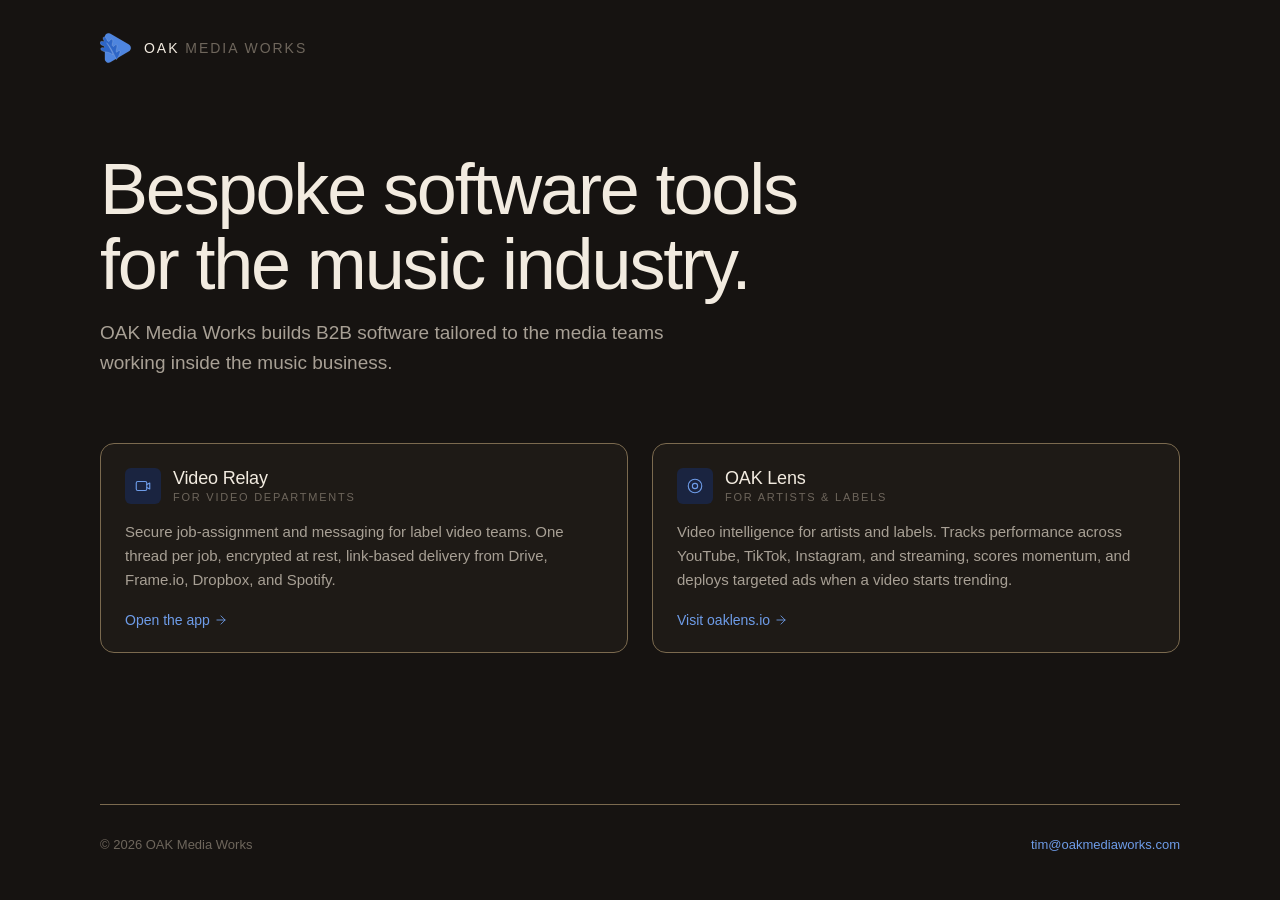
<file: index.html>
<!doctype html>
<html lang="en" data-theme="dark">
<head>
  <meta charset="utf-8">
  <meta name="viewport" content="width=device-width, initial-scale=1">
  <title>OAK Media Works</title>
  <meta name="description" content="OAK Media Works builds bespoke B2B software tools for the music industry.">

  <meta property="og:title" content="OAK Media Works">
  <meta property="og:description" content="Bespoke B2B software tools for the music industry.">
  <meta property="og:type" content="website">
  <meta property="og:url" content="https://oakmediaworks.com">
  <meta name="theme-color" content="#4E85DF">

  <link rel="icon" type="image/svg+xml" href="/oak-mark.svg">
  <link rel="icon" type="image/png" sizes="32x32" href="/favicon-32x32.png">
  <link rel="icon" type="image/png" sizes="16x16" href="/favicon-16x16.png">
  <link rel="shortcut icon" href="/favicon.ico">
  <link rel="apple-touch-icon" sizes="180x180" href="/apple-touch-icon.png">
  <link rel="manifest" href="/site.webmanifest">

  <link rel="stylesheet" href="/oak-tokens.css">

  <style>
    *, *::before, *::after { box-sizing: border-box; }
    html, body { margin: 0; padding: 0; }
    body { padding: 0 var(--space-xl); }
    a { color: inherit; text-decoration: none; }

    .wrap {
      max-width: 1080px;
      margin: 0 auto;
      padding: var(--space-2xl) 0 var(--space-3xl);
      display: flex;
      flex-direction: column;
      min-height: 100vh;
    }

    header {
      display: flex;
      align-items: center;
      gap: var(--space-md);
      margin-bottom: var(--space-4xl);
    }
    header img { width: 32px; height: 32px; display: block; }
    .wordmark {
      font-size: 14px;
      font-weight: 500;
      letter-spacing: 0.14em;
      text-transform: uppercase;
      color: var(--text-1);
    }
    .wordmark .dim { color: var(--text-3); font-weight: 400; }

    .hero { margin: var(--space-xl) 0 var(--space-4xl); }
    h1 {
      font-size: clamp(40px, 7vw, 72px);
      line-height: 1.04;
      letter-spacing: -0.03em;
      font-weight: 500;
      margin: 0 0 var(--space-lg);
      max-width: 18ch;
      color: var(--text-1);
    }
    .lede {
      font-size: clamp(16px, 1.6vw, 19px);
      line-height: 1.6;
      color: var(--text-2);
      max-width: 56ch;
      margin: 0;
    }

    .products {
      display: grid;
      grid-template-columns: 1fr;
      gap: var(--space-lg);
      margin-bottom: var(--space-4xl);
    }
    @media (min-width: 720px) {
      .products { grid-template-columns: 1fr 1fr; gap: var(--space-xl); }
    }

    .card {
      display: flex;
      flex-direction: column;
      gap: var(--space-lg);
      background: var(--bg-surface);
      border: 1px solid var(--rule);
      border-radius: var(--radius-lg);
      padding: var(--space-xl);
      transition: border-color var(--motion-fast) var(--ease-standard),
                  background var(--motion-fast) var(--ease-standard);
    }
    .card:hover { border-color: var(--rule-strong); background: var(--bg-hover); }

    .card-head {
      display: flex;
      align-items: center;
      gap: var(--space-md);
    }
    .card-icon {
      width: 36px; height: 36px;
      border-radius: var(--radius-sm);
      display: grid; place-items: center;
      background: var(--accent-soft);
      color: var(--accent-deep);
    }
    [data-theme="dark"] .card-icon,
    :root:not([data-theme="light"]) .card-icon { color: var(--accent); }
    @media (prefers-color-scheme: dark) {
      :root:not([data-theme="light"]) .card-icon { color: var(--accent); }
    }
    .card-icon svg { width: 18px; height: 18px; }
    .card-title {
      font-size: 18px;
      font-weight: 500;
      letter-spacing: -0.01em;
      color: var(--text-1);
    }
    .card-meta {
      font-size: 11px;
      letter-spacing: 0.16em;
      text-transform: uppercase;
      color: var(--text-3);
      margin-top: 2px;
    }
    .card p {
      margin: 0;
      color: var(--text-2);
      font-size: 15px;
      line-height: 1.6;
    }
    .card-cta {
      display: inline-flex;
      align-items: center;
      gap: var(--space-xs);
      margin-top: var(--space-xs);
      font-size: 14px;
      font-weight: 500;
      color: var(--accent-deep);
    }
    [data-theme="dark"] .card-cta,
    :root:not([data-theme="light"]) .card-cta { color: var(--accent); }
    @media (prefers-color-scheme: dark) {
      :root:not([data-theme="light"]) .card-cta { color: var(--accent); }
    }
    .card-cta svg { width: 14px; height: 14px; transition: transform var(--motion-fast) var(--ease-standard); }
    .card:hover .card-cta svg { transform: translateX(3px); }

    footer {
      margin-top: auto;
      padding-top: var(--space-2xl);
      border-top: 1px solid var(--rule);
      display: flex;
      flex-wrap: wrap;
      gap: var(--space-lg);
      justify-content: space-between;
      align-items: center;
      font-size: 13px;
      color: var(--text-3);
    }
    footer a { color: var(--accent-deep); }
    [data-theme="dark"] footer a,
    :root:not([data-theme="light"]) footer a { color: var(--accent); }
    @media (prefers-color-scheme: dark) {
      :root:not([data-theme="light"]) footer a { color: var(--accent); }
    }
    footer a:hover { color: var(--accent-hover); }
  </style>
</head>
<body>
  <div class="wrap">
    <header>
      <img src="/oak-mark.svg" alt="OAK Media Works mark" width="32" height="32">
      <div class="wordmark">OAK <span class="dim">Media Works</span></div>
    </header>

    <section class="hero">
      <h1>Bespoke software tools for the music industry.</h1>
      <p class="lede">
        OAK Media Works builds B2B software tailored to the media teams working inside the music business.
      </p>
    </section>

    <section class="products" aria-label="Products">
      <a class="card" href="https://videorelay.oakmediaworks.com" target="_blank" rel="noopener">
        <div class="card-head">
          <div class="card-icon" aria-hidden="true">
            <svg viewBox="0 0 24 24" fill="none" stroke="currentColor" stroke-width="1.5" stroke-linecap="round" stroke-linejoin="round">
              <rect x="3" y="6" width="14" height="12" rx="2"/>
              <path d="m17 10 4-2v8l-4-2"/>
            </svg>
          </div>
          <div>
            <div class="card-title">Video Relay</div>
            <div class="card-meta">For video departments</div>
          </div>
        </div>
        <p>
          Secure job-assignment and messaging for label video teams. One thread per job, encrypted at rest, link-based delivery from Drive, Frame.io, Dropbox, and Spotify.
        </p>
        <span class="card-cta">
          Open the app
          <svg viewBox="0 0 24 24" fill="none" stroke="currentColor" stroke-width="1.5" stroke-linecap="round" stroke-linejoin="round">
            <path d="M5 12h14"/><path d="m12 5 7 7-7 7"/>
          </svg>
        </span>
      </a>

      <a class="card" href="https://oaklens.io" target="_blank" rel="noopener">
        <div class="card-head">
          <div class="card-icon" aria-hidden="true">
            <svg viewBox="0 0 24 24" fill="none" stroke="currentColor" stroke-width="1.5" stroke-linecap="round" stroke-linejoin="round">
              <circle cx="12" cy="12" r="9"/>
              <circle cx="12" cy="12" r="3.5"/>
            </svg>
          </div>
          <div>
            <div class="card-title">OAK Lens</div>
            <div class="card-meta">For artists &amp; labels</div>
          </div>
        </div>
        <p>
          Video intelligence for artists and labels. Tracks performance across YouTube, TikTok, Instagram, and streaming, scores momentum, and deploys targeted ads when a video starts trending.
        </p>
        <span class="card-cta">
          Visit oaklens.io
          <svg viewBox="0 0 24 24" fill="none" stroke="currentColor" stroke-width="1.5" stroke-linecap="round" stroke-linejoin="round">
            <path d="M5 12h14"/><path d="m12 5 7 7-7 7"/>
          </svg>
        </span>
      </a>
    </section>

    <footer>
      <div>&copy; <span id="y"></span> OAK Media Works</div>
      <div><a href="mailto:tim@oakmediaworks.com">tim@oakmediaworks.com</a></div>
    </footer>
  </div>
  <script>document.getElementById("y").textContent = new Date().getFullYear();</script>
</body>
</html>
</file>
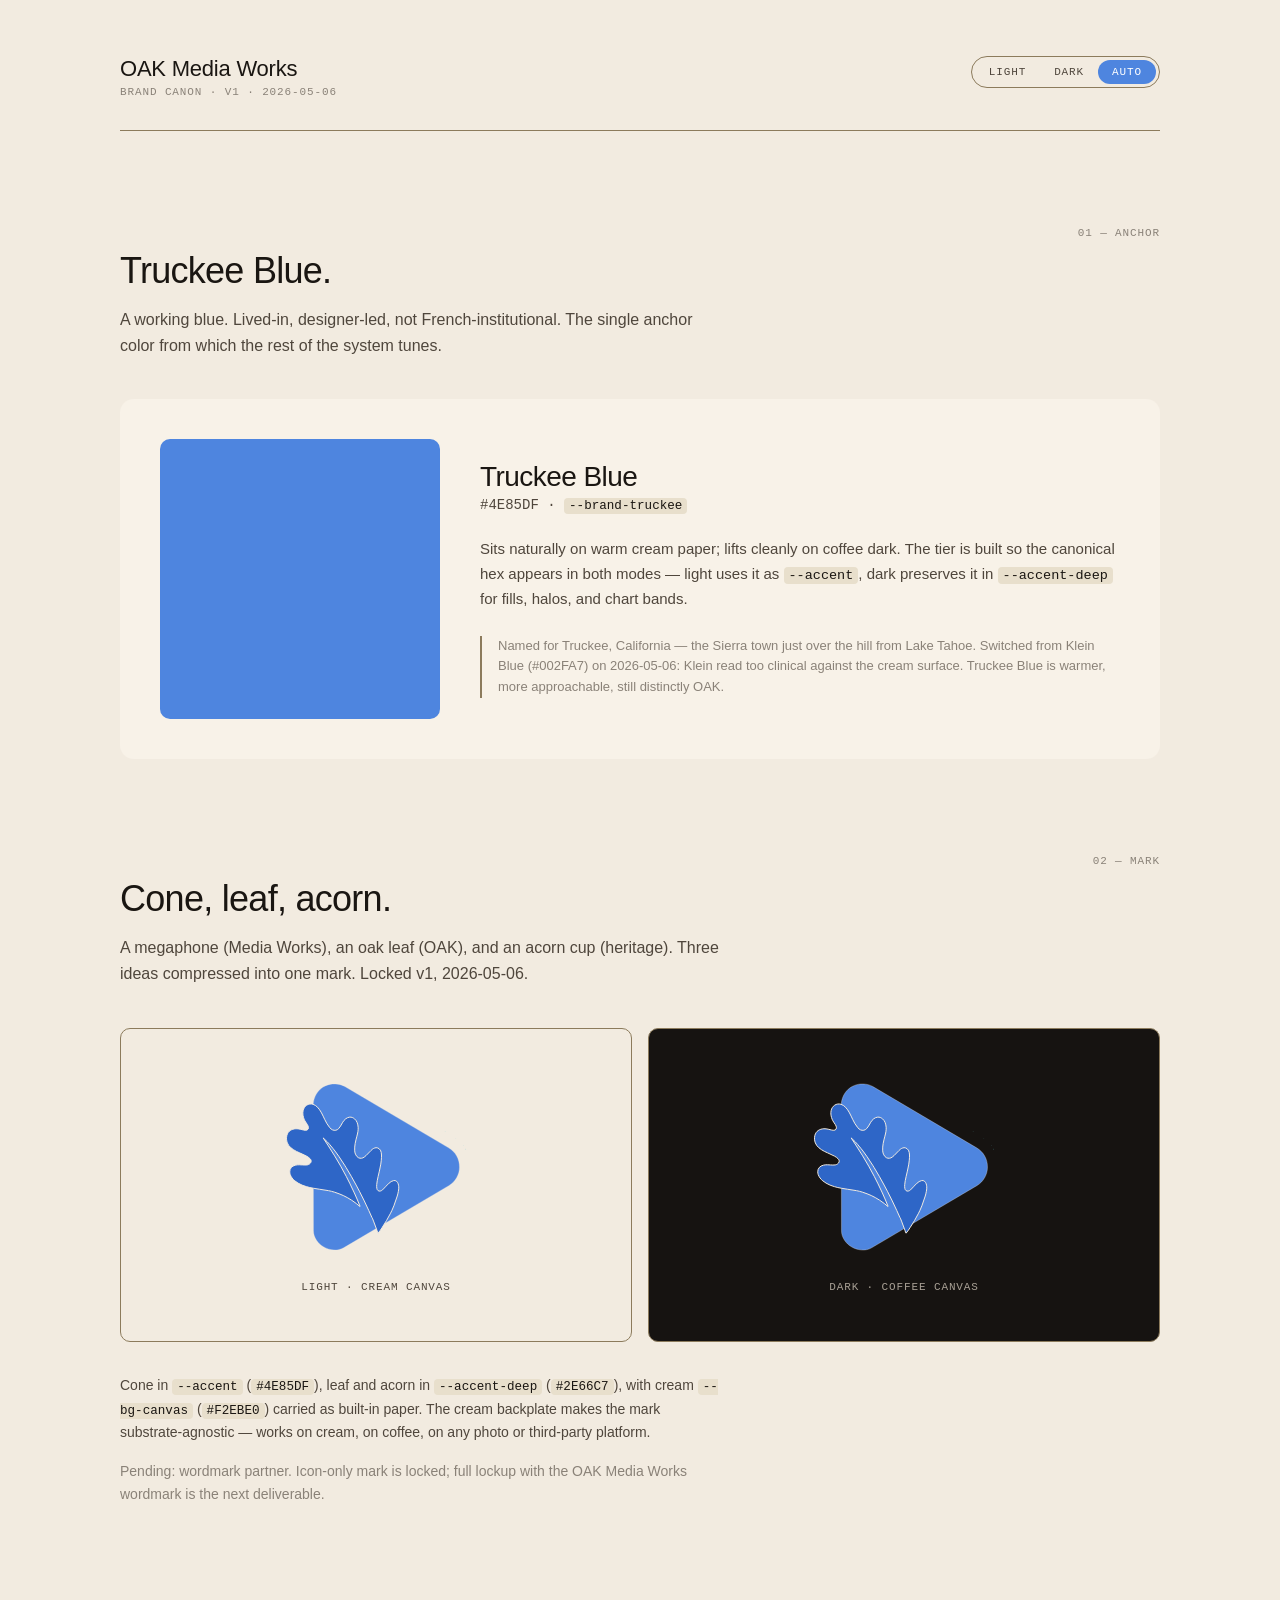
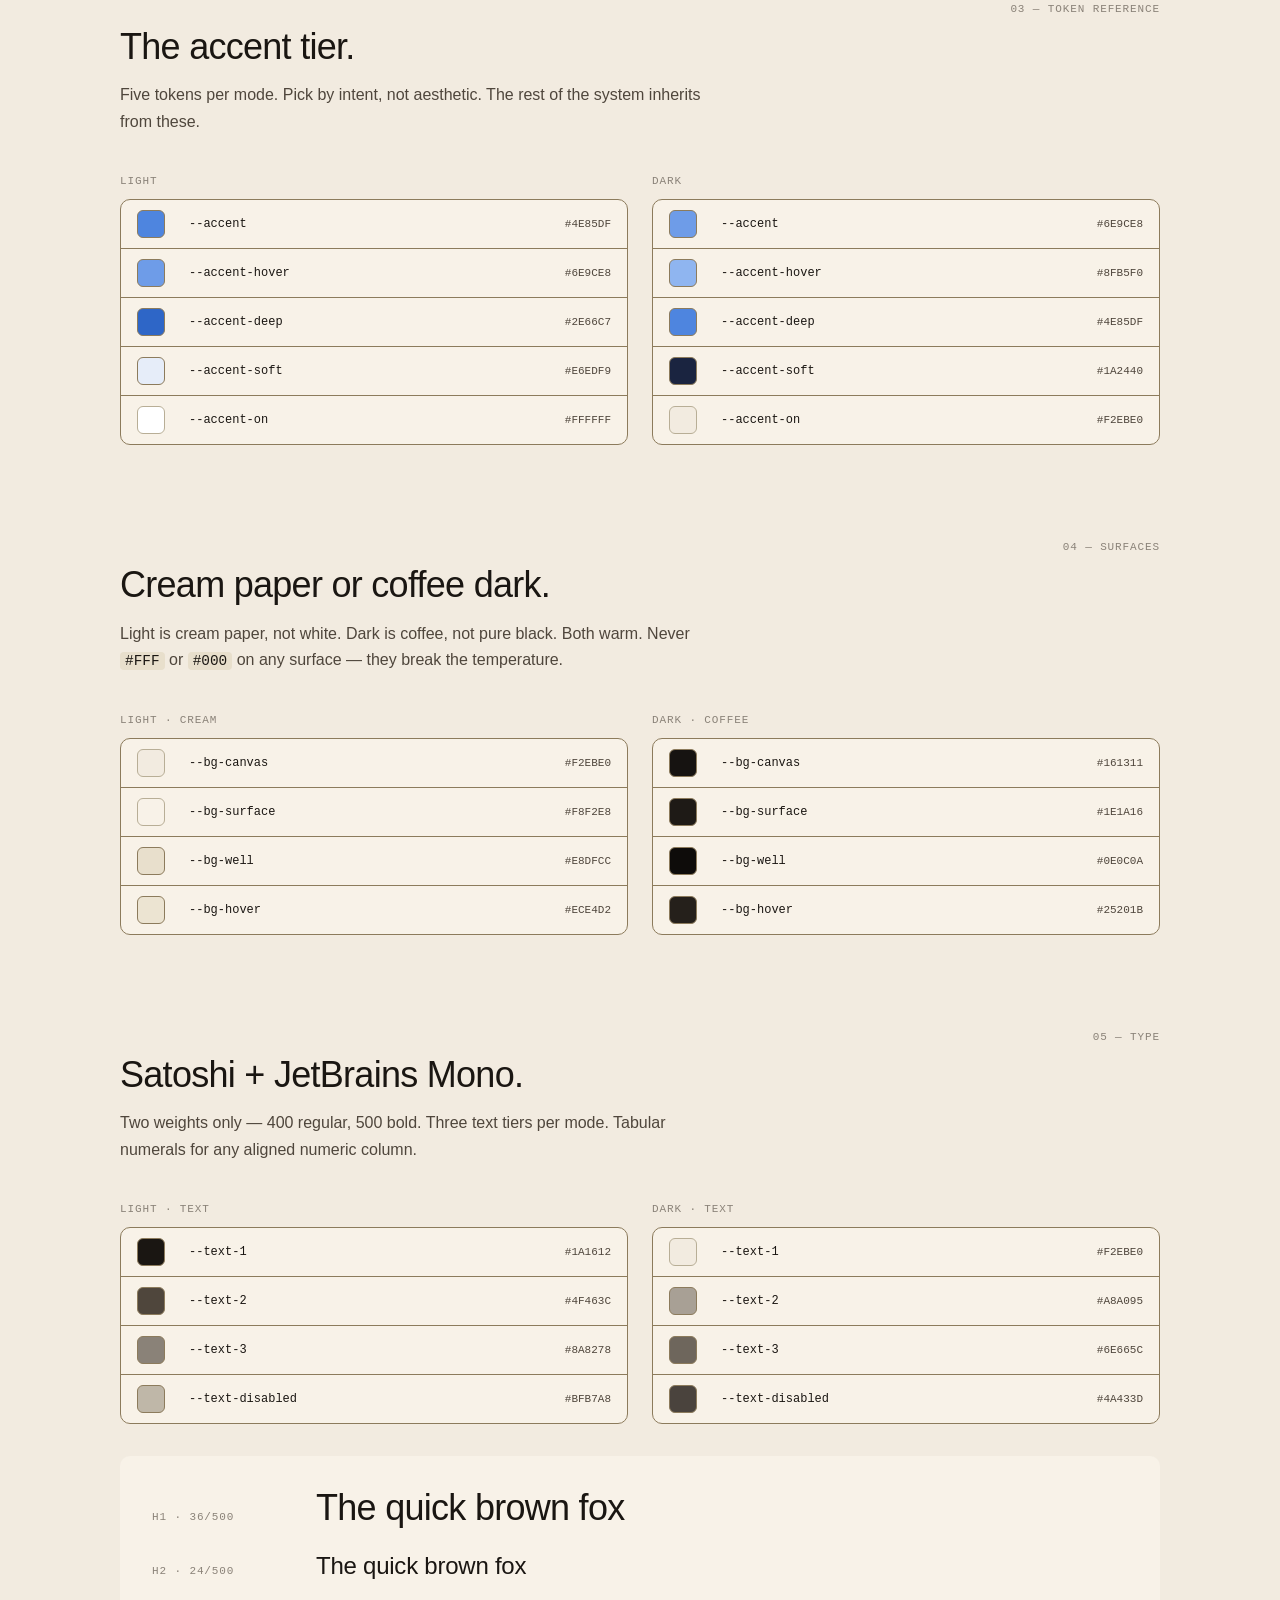
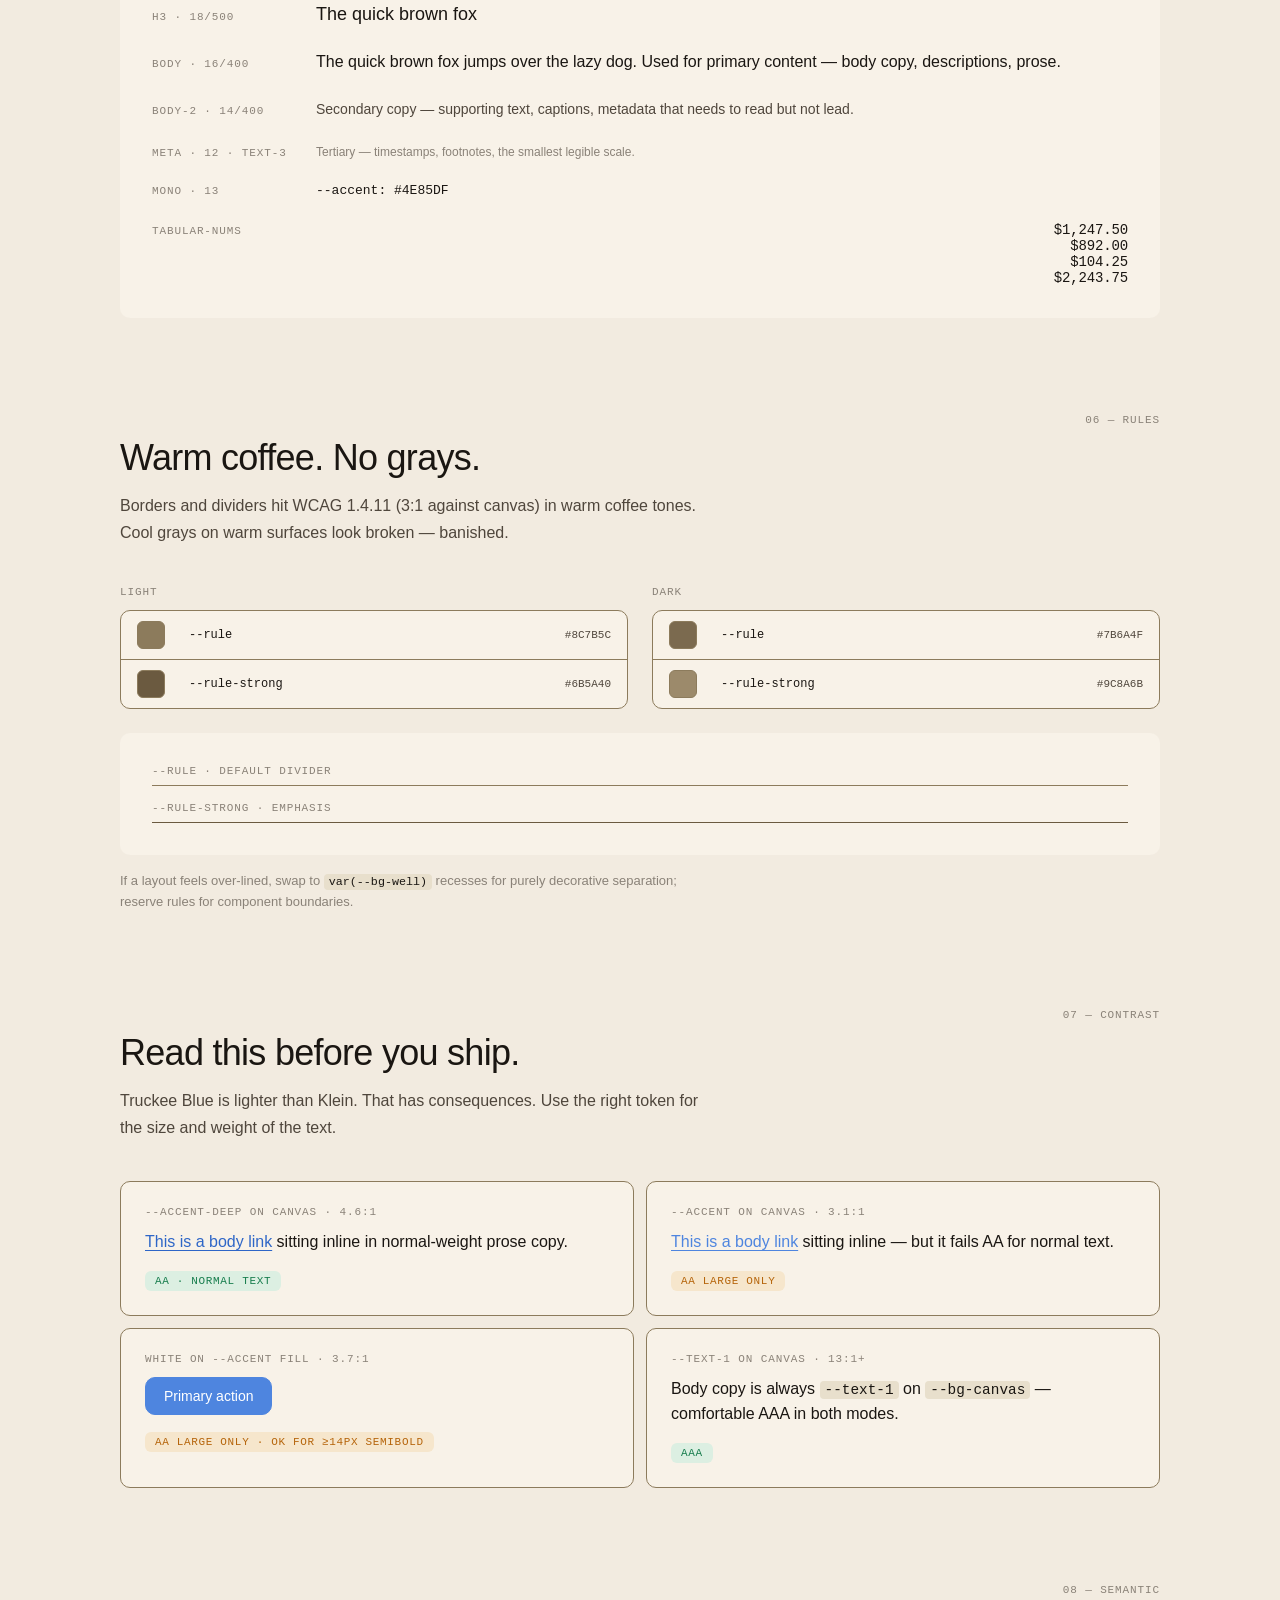
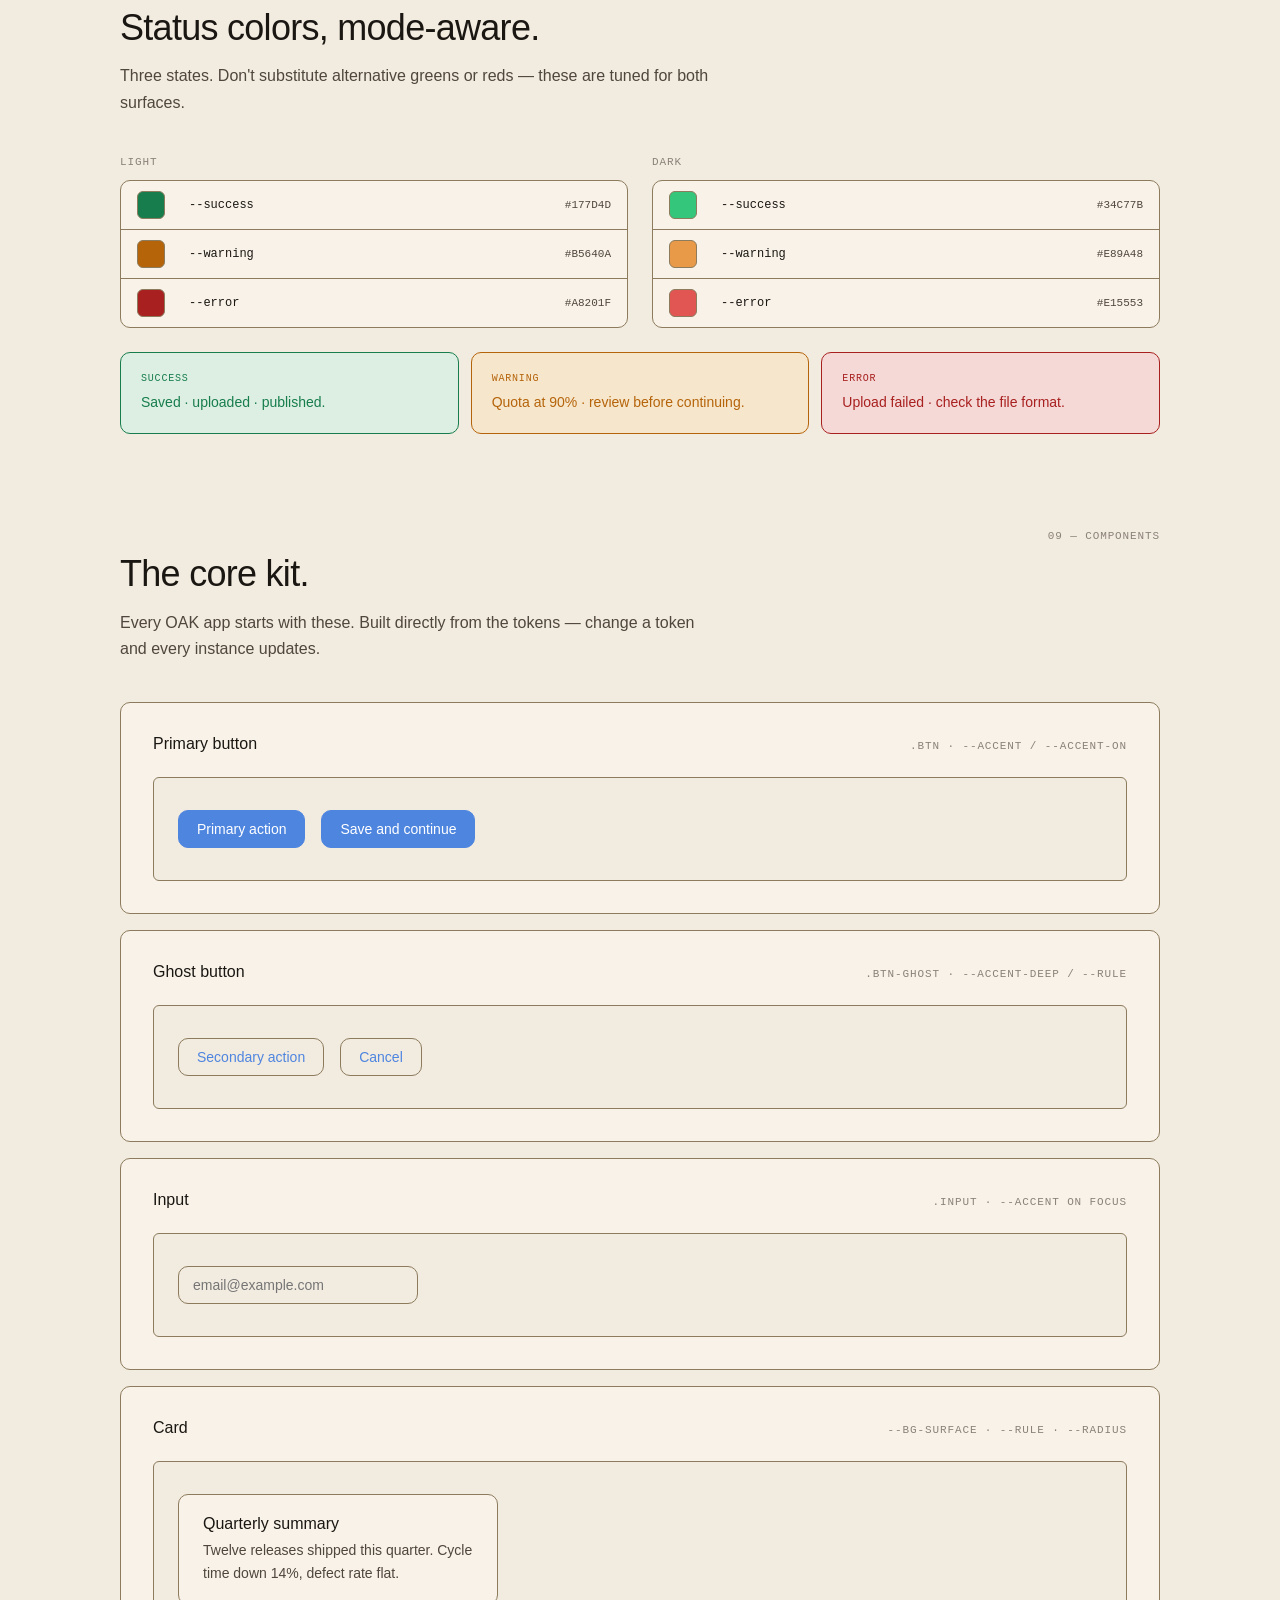
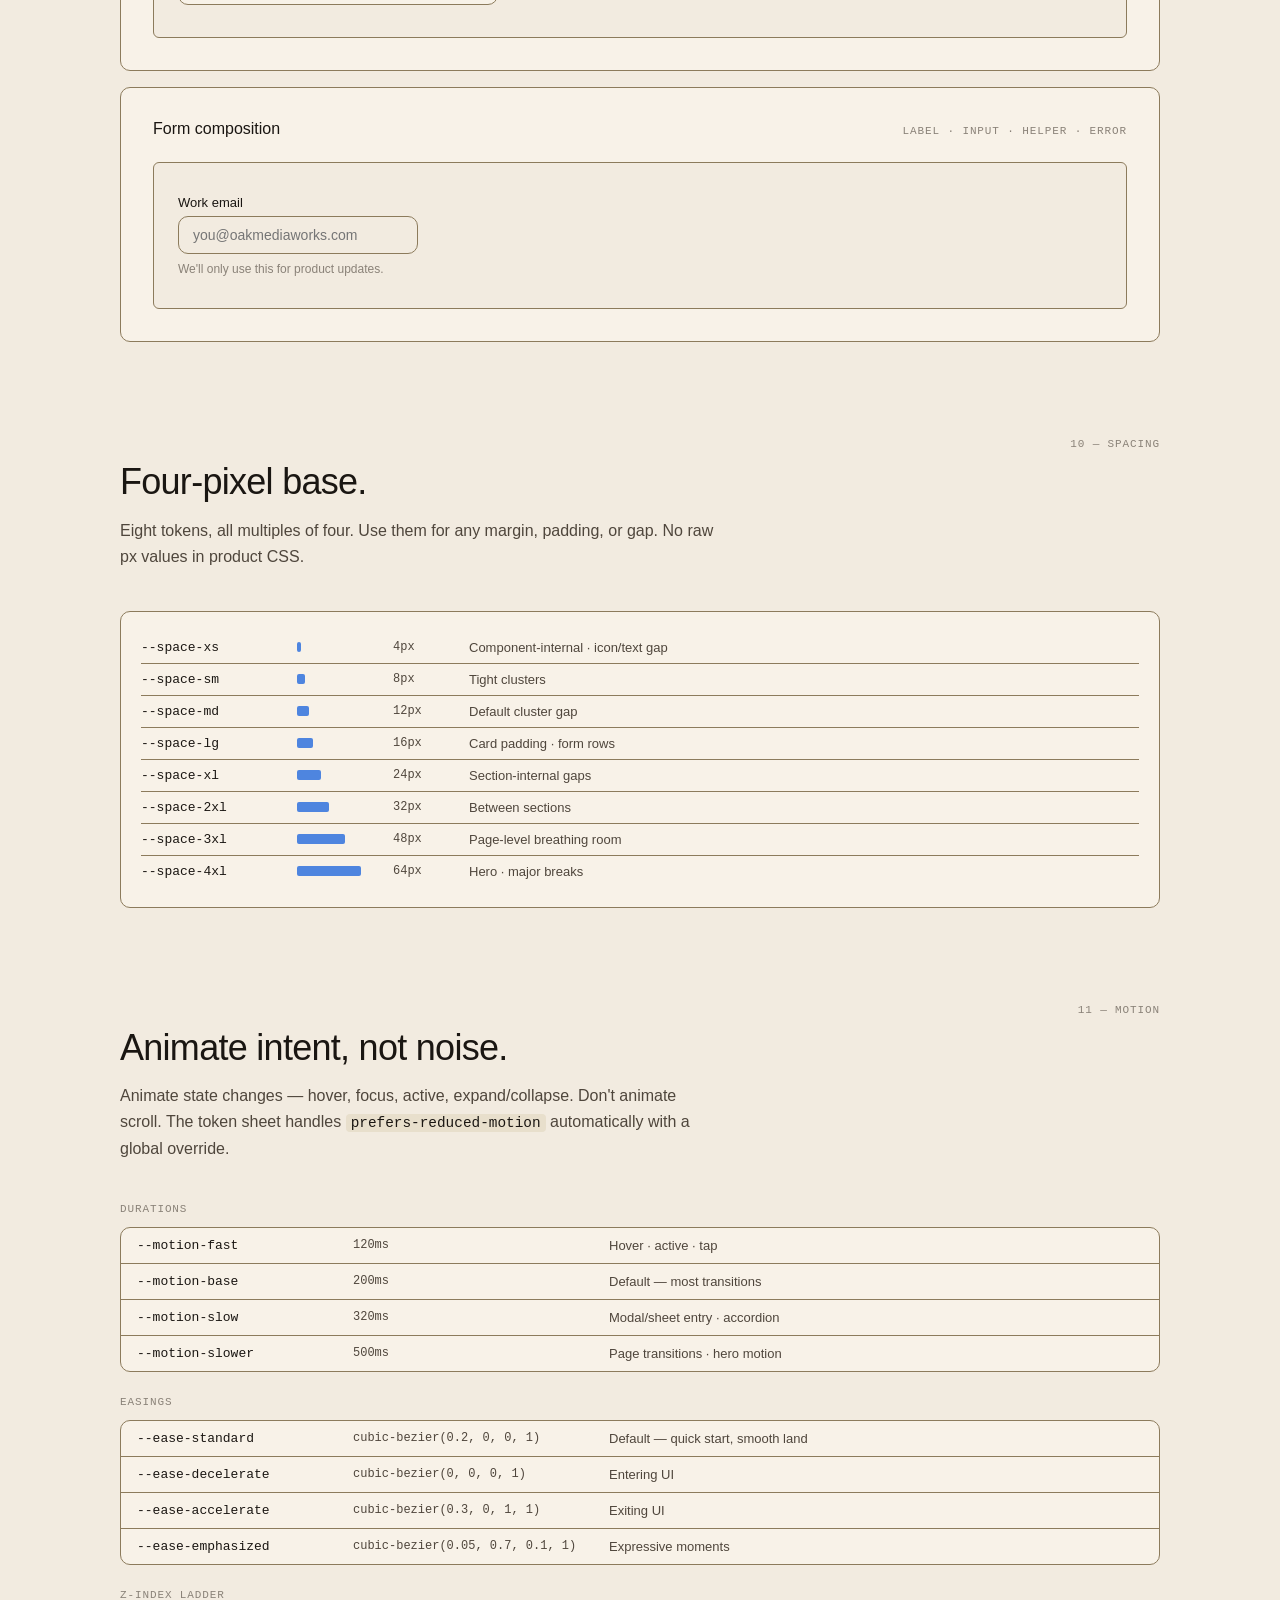
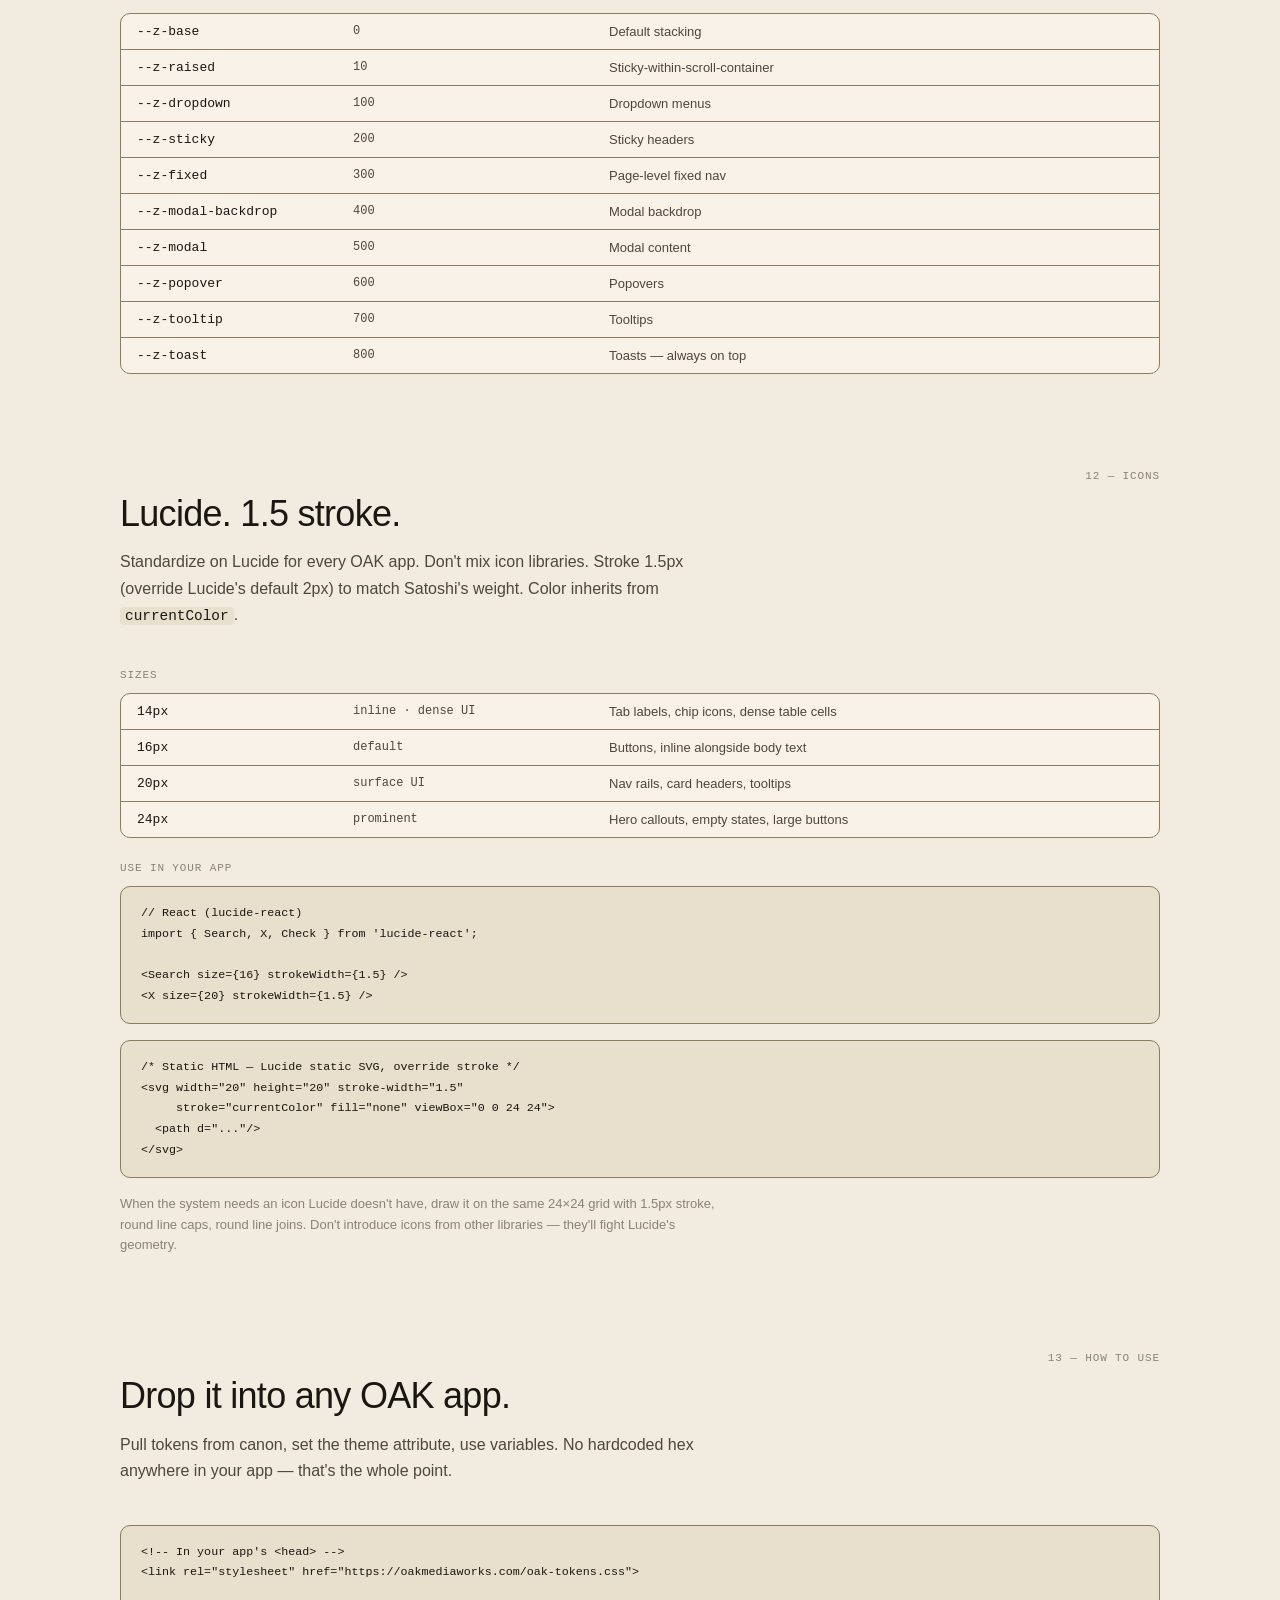
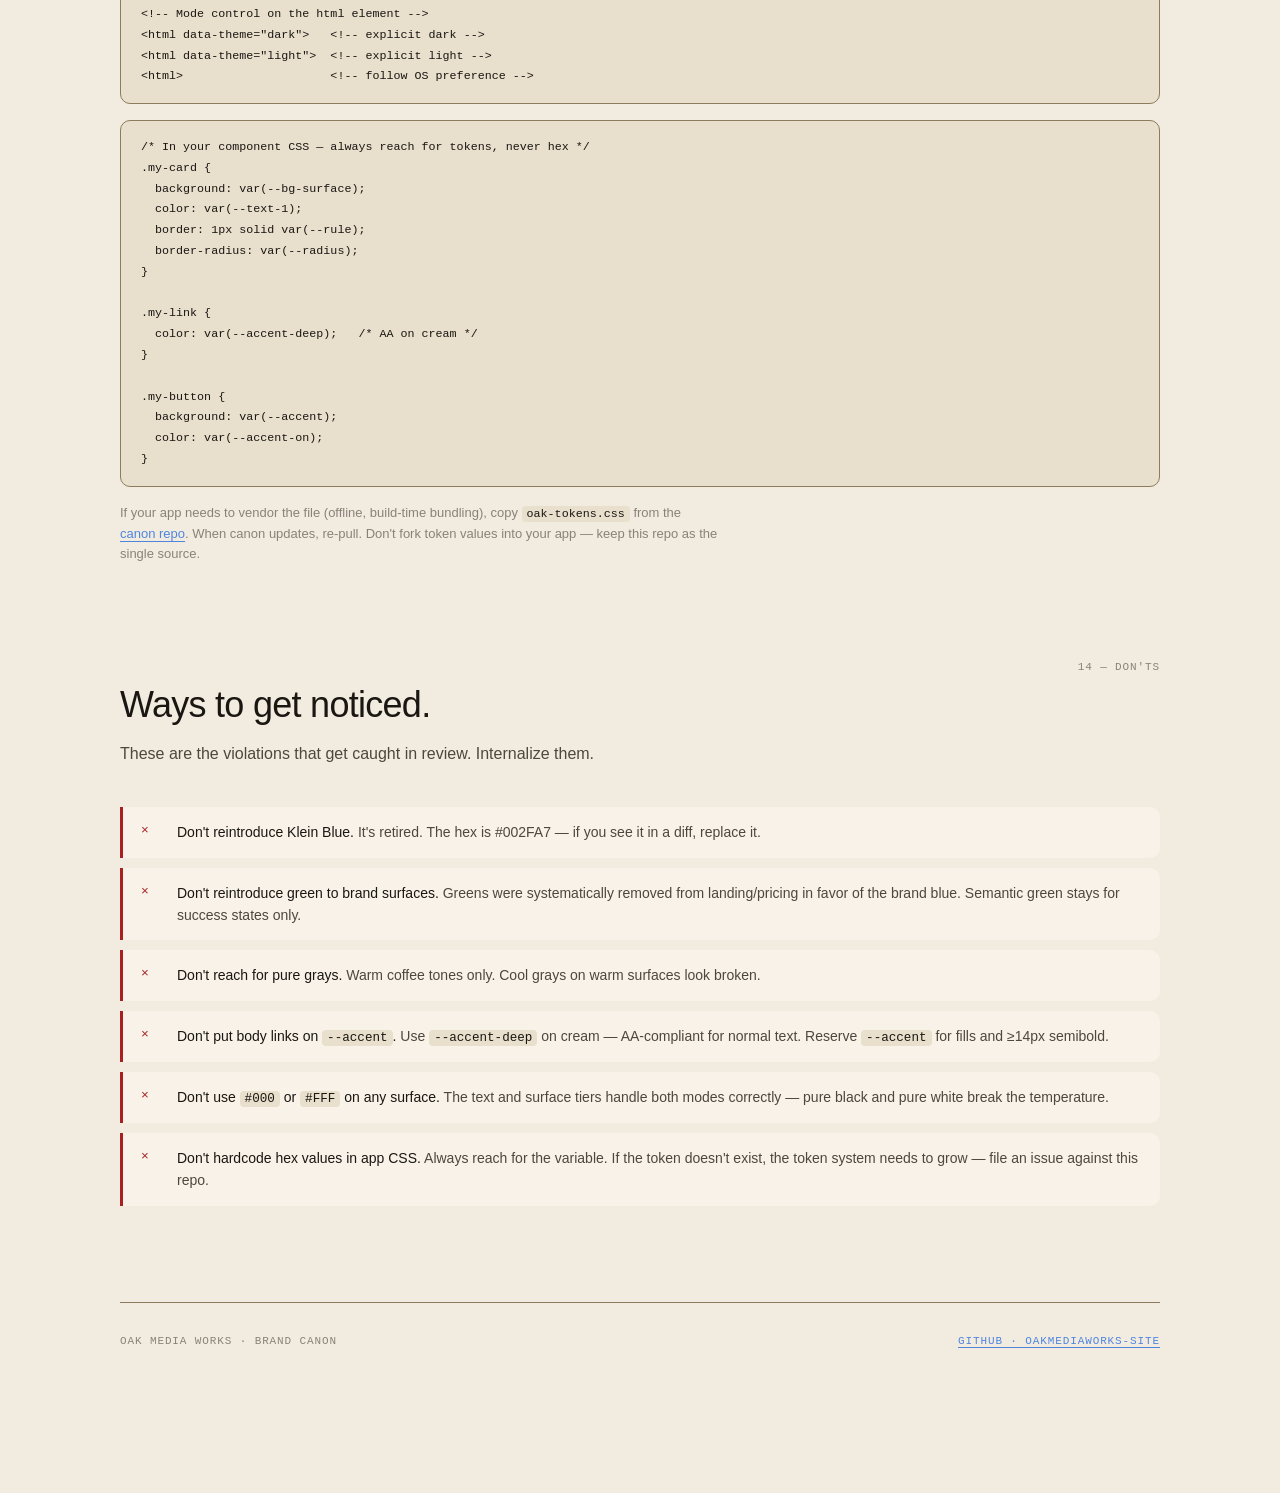
<file: oak-brand-guide.html>
<!doctype html>
<html lang="en">
<head>
<meta charset="utf-8">
<meta name="viewport" content="width=device-width, initial-scale=1">
<title>OAK Media Works — brand canon</title>
<meta name="description" content="OAK Media Works canonical design tokens and brand guide. Anchor: Truckee Blue #4E85DF.">
<link rel="stylesheet" href="oak-tokens.css">
<style>
*, *::before, *::after { box-sizing: border-box; }
html, body { margin: 0; padding: 0; }
body { padding: 0 24px; }
.wrap { max-width: 1040px; margin: 0 auto; padding: 56px 0 120px; }

a { color: var(--accent-deep); text-decoration: underline; text-underline-offset: 3px; text-decoration-thickness: 1px; }
[data-theme="dark"] a, :root:not([data-theme="light"]) a { color: var(--accent); }
@media (prefers-color-scheme: dark) {
  :root:not([data-theme="light"]) a { color: var(--accent); }
}

.head { display: flex; justify-content: space-between; align-items: flex-start; gap: 24px; margin-bottom: 96px; padding-bottom: 32px; border-bottom: 1px solid var(--rule); }
.head h1 { font-size: 22px; font-weight: 500; letter-spacing: -0.01em; margin: 0 0 4px; }
.head .sub { font-family: var(--font-mono); font-size: 11px; color: var(--text-3); text-transform: uppercase; letter-spacing: 0.08em; }

.toggle { display: inline-flex; border: 1px solid var(--rule); border-radius: 999px; padding: 3px; }
.toggle button { background: transparent; border: 0; padding: 6px 14px; font-family: var(--font-mono); font-size: 11px; color: var(--text-2); cursor: pointer; text-transform: uppercase; letter-spacing: 0.08em; border-radius: 999px; transition: background .15s, color .15s; }
.toggle button[aria-pressed="true"] { background: var(--accent); color: var(--accent-on); }

section { margin-bottom: 96px; }
section > .num { font-family: var(--font-mono); font-size: 11px; color: var(--text-3); text-transform: uppercase; letter-spacing: 0.08em; margin-bottom: 12px; }
section > h2 { font-size: 36px; font-weight: 500; letter-spacing: -0.02em; line-height: 1.1; margin: 0 0 16px; }
section > .lede { font-size: 16px; line-height: 1.65; color: var(--text-2); max-width: 600px; margin: 0 0 40px; }

.anchor { display: grid; grid-template-columns: 280px 1fr; gap: 40px; align-items: center; padding: 40px; background: var(--bg-surface); border-radius: var(--radius-lg); }
.anchor .swatch { aspect-ratio: 1; background: var(--brand-truckee); border-radius: var(--radius); }
.anchor .name { font-size: 28px; font-weight: 500; letter-spacing: -0.02em; margin: 0 0 4px; }
.anchor .hex { font-family: var(--font-mono); font-size: 14px; color: var(--text-2); margin: 0 0 24px; }
.anchor .why { font-size: 15px; line-height: 1.65; color: var(--text-2); margin: 0; }
.anchor .history { font-size: 13px; line-height: 1.6; color: var(--text-3); margin: 24px 0 0; padding-left: 16px; border-left: 2px solid var(--rule); }

.tref { display: grid; grid-template-columns: 1fr 1fr; gap: 24px; }
.tref h3 { font-family: var(--font-mono); font-size: 11px; color: var(--text-3); text-transform: uppercase; letter-spacing: 0.08em; margin: 0 0 12px; font-weight: 500; }
.tref .table { border: 1px solid var(--rule); border-radius: var(--radius); overflow: hidden; background: var(--bg-surface); }
.tref .row { display: grid; grid-template-columns: 40px 1fr 80px; gap: 12px; align-items: center; padding: 10px 16px; border-bottom: 1px solid var(--rule); }
.tref .row:last-child { border-bottom: 0; }
.tref .sw { width: 28px; height: 28px; border-radius: 6px; border: 1px solid var(--rule); }
.tref .var { font-family: var(--font-mono); font-size: 12px; color: var(--text-1); }
.tref .hex { font-family: var(--font-mono); font-size: 11px; color: var(--text-2); text-align: right; }

.surfaces { display: grid; grid-template-columns: repeat(4, 1fr); gap: 12px; }
.surfaces .card { padding: 20px 16px; border-radius: var(--radius); border: 1px solid var(--rule); }
.surfaces .label { font-family: var(--font-mono); font-size: 10px; color: var(--text-3); text-transform: uppercase; letter-spacing: 0.08em; margin-bottom: 8px; }
.surfaces .hex { font-family: var(--font-mono); font-size: 11px; color: var(--text-2); }
.surf-canvas { background: var(--bg-canvas); }
.surf-surface { background: var(--bg-surface); }
.surf-well { background: var(--bg-well); }
.surf-hover { background: var(--bg-hover); }

.type-stack { padding: 32px; background: var(--bg-surface); border-radius: var(--radius); display: grid; gap: 24px; }
.type-stack .row { display: grid; grid-template-columns: 140px 1fr; gap: 24px; align-items: baseline; }
.type-stack .meta { font-family: var(--font-mono); font-size: 11px; color: var(--text-3); text-transform: uppercase; letter-spacing: 0.08em; }
.t-h1 { font-size: 36px; font-weight: 500; letter-spacing: -0.02em; line-height: 1.1; }
.t-h2 { font-size: 24px; font-weight: 500; letter-spacing: -0.01em; }
.t-h3 { font-size: 18px; font-weight: 500; }
.t-body { font-size: 16px; line-height: 1.6; color: var(--text-1); }
.t-body-2 { font-size: 14px; line-height: 1.6; color: var(--text-2); }
.t-meta-text { font-size: 12px; color: var(--text-3); }
.t-mono { font-family: var(--font-mono); font-size: 13px; }
.t-num { font-family: var(--font-mono); font-variant-numeric: tabular-nums; font-size: 14px; letter-spacing: -0.01em; text-align: right; display: inline-block; min-width: 140px; }

.rules-demo { display: grid; gap: 16px; padding: 32px; background: var(--bg-surface); border-radius: var(--radius); }
.rules-demo .label { font-family: var(--font-mono); font-size: 11px; color: var(--text-3); text-transform: uppercase; letter-spacing: 0.08em; margin-bottom: 8px; }
.rules-demo .ruleline { height: 1px; }
.rules-demo .r1 { background: var(--rule); }
.rules-demo .r2 { background: var(--rule-strong); }

.demos { display: grid; grid-template-columns: 1fr 1fr; gap: 12px; }
.demo { padding: 24px; background: var(--bg-surface); border: 1px solid var(--rule); border-radius: var(--radius); }
.demo .ratio { font-family: var(--font-mono); font-size: 11px; color: var(--text-3); text-transform: uppercase; letter-spacing: 0.08em; margin-bottom: 12px; }
.demo .sample { font-size: 16px; margin-bottom: 16px; line-height: 1.5; }
.demo .verdict { font-family: var(--font-mono); font-size: 11px; padding: 4px 10px; border-radius: var(--radius-sm); display: inline-block; text-transform: uppercase; letter-spacing: 0.06em; }
.v-pass { background: var(--success-soft); color: var(--success); }
.v-warn { background: var(--warning-soft); color: var(--warning); }
.v-fail { background: var(--error-soft); color: var(--error); }

.sem-grid { display: grid; grid-template-columns: repeat(3, 1fr); gap: 12px; }
.sem-card { padding: 20px; border-radius: var(--radius); border: 1px solid; }
.sem-card .lbl { font-family: var(--font-mono); font-size: 10px; text-transform: uppercase; letter-spacing: 0.08em; margin-bottom: 8px; }
.sem-card .text { font-size: 14px; line-height: 1.5; }
.sem-success { background: var(--success-soft); border-color: var(--success); color: var(--success); }
.sem-warning { background: var(--warning-soft); border-color: var(--warning); color: var(--warning); }
.sem-error { background: var(--error-soft); border-color: var(--error); color: var(--error); }

.comp { padding: 32px; background: var(--bg-surface); border-radius: var(--radius); border: 1px solid var(--rule); margin-bottom: 16px; }
.comp .head-c { display: flex; justify-content: space-between; align-items: baseline; margin-bottom: 24px; padding: 0; border: 0; }
.comp .head-c h3 { font-size: 16px; font-weight: 500; margin: 0; }
.comp .head-c .ref { font-family: var(--font-mono); font-size: 11px; color: var(--text-3); text-transform: uppercase; letter-spacing: 0.08em; }
.comp .stage { padding: 32px 24px; background: var(--bg-canvas); border-radius: var(--radius-sm); border: 1px solid var(--rule); display: flex; flex-wrap: wrap; gap: 16px; align-items: center; }

.btn { background: var(--accent); color: var(--accent-on); border: 1px solid var(--accent); padding: 10px 18px; border-radius: var(--radius); font-family: var(--font-sans); font-weight: 500; font-size: 14px; cursor: pointer; }
.btn:hover { background: var(--accent-hover); border-color: var(--accent-hover); }
.btn-ghost { background: transparent; color: var(--accent-deep); border: 1px solid var(--rule); padding: 10px 18px; border-radius: var(--radius); font-family: var(--font-sans); font-weight: 500; font-size: 14px; cursor: pointer; }
[data-theme="dark"] .btn-ghost, :root:not([data-theme="light"]) .btn-ghost { color: var(--accent); }
@media (prefers-color-scheme: dark) {
  :root:not([data-theme="light"]) .btn-ghost { color: var(--accent); }
}
.btn-ghost:hover { background: var(--bg-hover); }
.input { background: var(--bg-canvas); color: var(--text-1); border: 1px solid var(--rule); padding: 10px 14px; border-radius: var(--radius); font-family: var(--font-sans); font-size: 14px; min-width: 240px; }
.input:focus { outline: 2px solid var(--accent); outline-offset: 1px; border-color: var(--accent); }
.card-demo { background: var(--bg-surface); border: 1px solid var(--rule); border-radius: var(--radius); padding: 20px 24px; max-width: 320px; }
.card-demo h4 { font-size: 16px; font-weight: 500; margin: 0 0 6px; }
.card-demo p { font-size: 14px; color: var(--text-2); line-height: 1.6; margin: 0; }

pre { background: var(--bg-well); border: 1px solid var(--rule); border-radius: var(--radius); padding: 16px 20px; font-family: var(--font-mono); font-size: 13px; line-height: 1.6; color: var(--text-1); overflow-x: auto; margin: 0 0 16px; }
code { font-family: var(--font-mono); font-size: 0.9em; padding: 1px 5px; background: var(--bg-well); border-radius: 4px; color: var(--text-1); }
pre code { padding: 0; background: transparent; }

.space-table { background: var(--bg-surface); border: 1px solid var(--rule); border-radius: var(--radius); padding: 20px; }
.space-row { display: grid; grid-template-columns: 140px 80px 60px 1fr; gap: 16px; align-items: center; padding: 8px 0; border-bottom: 1px solid var(--rule); }
.space-row:last-child { border-bottom: 0; }
.space-row .name { font-family: var(--font-mono); font-size: 13px; color: var(--text-1); }
.space-row .bar { height: 10px; background: var(--accent); border-radius: 2px; }
.space-row .val { font-family: var(--font-mono); font-size: 12px; color: var(--text-2); }
.space-row .use { font-size: 13px; color: var(--text-2); }

.spec-table { background: var(--bg-surface); border: 1px solid var(--rule); border-radius: var(--radius); margin-bottom: 16px; overflow: hidden; }
.spec-row { display: grid; grid-template-columns: 200px 240px 1fr; gap: 16px; align-items: center; padding: 10px 16px; border-bottom: 1px solid var(--rule); }
.spec-row:last-child { border-bottom: 0; }
.spec-row .var { font-family: var(--font-mono); font-size: 13px; color: var(--text-1); }
.spec-row .val { font-family: var(--font-mono); font-size: 12px; color: var(--text-2); }
.spec-row .use { font-size: 13px; color: var(--text-2); }
.subsection { font-family: var(--font-mono); font-size: 11px; color: var(--text-3); text-transform: uppercase; letter-spacing: 0.08em; margin: 24px 0 12px; font-weight: 500; }

.form-demo { display: grid; gap: 6px; max-width: 360px; }
.form-demo label { font-size: 13px; font-weight: 500; color: var(--text-1); }
.form-demo .helper { font-size: 12px; color: var(--text-3); margin-top: 2px; }
.form-demo .err { font-size: 12px; color: var(--error); margin-top: 2px; }

.donts { display: grid; gap: 10px; }
.dont { display: grid; grid-template-columns: 24px 1fr; gap: 12px; align-items: start; padding: 14px 18px; background: var(--bg-surface); border-left: 3px solid var(--error); border-radius: 0 var(--radius) var(--radius) 0; }
.dont .x { color: var(--error); font-weight: 500; font-family: var(--font-mono); font-size: 13px; line-height: 1.6; }
.dont .text { font-size: 14px; line-height: 1.6; color: var(--text-2); }
.dont .text strong { color: var(--text-1); font-weight: 500; }

.mark-display { display: grid; grid-template-columns: 1fr 1fr; gap: 16px; margin-bottom: 32px; }
.mark-stage { padding: 48px 32px; border-radius: var(--radius); border: 1px solid var(--rule); display: flex; flex-direction: column; align-items: center; gap: 24px; }
.mark-stage.light { background: #F2EBE0; }
.mark-stage.dark { background: #161311; }
.mark-stage img { width: 180px; height: 180px; display: block; }
.mark-stage .label { font-family: var(--font-mono); font-size: 11px; text-transform: uppercase; letter-spacing: 0.08em; }
.mark-stage.light .label { color: #4F463C; }
.mark-stage.dark .label { color: #A8A095; }
.mark-notes { font-size: 14px; line-height: 1.65; color: var(--text-2); max-width: 600px; margin: 0 0 16px; }
.mark-notes.muted { color: var(--text-3); margin-bottom: 0; }

footer { margin-top: 40px; padding-top: 32px; border-top: 1px solid var(--rule); display: flex; justify-content: space-between; align-items: baseline; font-family: var(--font-mono); font-size: 11px; color: var(--text-3); text-transform: uppercase; letter-spacing: 0.08em; gap: 16px; flex-wrap: wrap; }

@media (max-width: 760px) {
  .anchor { grid-template-columns: 1fr; }
  .tref, .demos, .sem-grid { grid-template-columns: 1fr; }
  .surfaces { grid-template-columns: repeat(2, 1fr); }
  section > h2 { font-size: 28px; }
  .type-stack .row { grid-template-columns: 1fr; }
}
</style>
</head>
<body>
<div class="wrap">

<header class="head">
  <div>
    <h1>OAK Media Works</h1>
    <div class="sub">brand canon · v1 · 2026-05-06</div>
  </div>
  <div class="toggle" role="group" aria-label="Theme">
    <button data-mode="light" aria-pressed="false">Light</button>
    <button data-mode="dark" aria-pressed="false">Dark</button>
    <button data-mode="auto" aria-pressed="true">Auto</button>
  </div>
</header>

<section>
  <div class="num">01 — Anchor</div>
  <h2>Truckee Blue.</h2>
  <p class="lede">A working blue. Lived-in, designer-led, not French-institutional. The single anchor color from which the rest of the system tunes.</p>
  <div class="anchor">
    <div class="swatch"></div>
    <div>
      <p class="name">Truckee Blue</p>
      <p class="hex">#4E85DF · <code>--brand-truckee</code></p>
      <p class="why">Sits naturally on warm cream paper; lifts cleanly on coffee dark. The tier is built so the canonical hex appears in both modes — light uses it as <code>--accent</code>, dark preserves it in <code>--accent-deep</code> for fills, halos, and chart bands.</p>
      <p class="history">Named for Truckee, California — the Sierra town just over the hill from Lake Tahoe. Switched from Klein Blue (#002FA7) on 2026-05-06: Klein read too clinical against the cream surface. Truckee Blue is warmer, more approachable, still distinctly OAK.</p>
    </div>
  </div>
</section>

<section>
  <div class="num">02 — Mark</div>
  <h2>Cone, leaf, acorn.</h2>
  <p class="lede">A megaphone (Media Works), an oak leaf (OAK), and an acorn cup (heritage). Three ideas compressed into one mark. Locked v1, 2026-05-06.</p>

  <div class="mark-display">
    <div class="mark-stage light">
      <img src="oak-mark.svg" alt="OAK Media Works mark on cream">
      <div class="label">Light · cream canvas</div>
    </div>
    <div class="mark-stage dark">
      <img src="oak-mark.svg" alt="OAK Media Works mark on coffee">
      <div class="label">Dark · coffee canvas</div>
    </div>
  </div>

  <p class="mark-notes">Cone in <code>--accent</code> (<code>#4E85DF</code>), leaf and acorn in <code>--accent-deep</code> (<code>#2E66C7</code>), with cream <code>--bg-canvas</code> (<code>#F2EBE0</code>) carried as built-in paper. The cream backplate makes the mark substrate-agnostic — works on cream, on coffee, on any photo or third-party platform.</p>

  <p class="mark-notes muted">Pending: wordmark partner. Icon-only mark is locked; full lockup with the OAK Media Works wordmark is the next deliverable.</p>
</section>

<section>
  <div class="num">03 — Token reference</div>
  <h2>The accent tier.</h2>
  <p class="lede">Five tokens per mode. Pick by intent, not aesthetic. The rest of the system inherits from these.</p>
  <div class="tref">
    <div>
      <h3>Light</h3>
      <div class="table">
        <div class="row"><div class="sw" style="background:#4E85DF;"></div><div class="var">--accent</div><div class="hex">#4E85DF</div></div>
        <div class="row"><div class="sw" style="background:#6E9CE8;"></div><div class="var">--accent-hover</div><div class="hex">#6E9CE8</div></div>
        <div class="row"><div class="sw" style="background:#2E66C7;"></div><div class="var">--accent-deep</div><div class="hex">#2E66C7</div></div>
        <div class="row"><div class="sw" style="background:#E6EDF9;"></div><div class="var">--accent-soft</div><div class="hex">#E6EDF9</div></div>
        <div class="row"><div class="sw" style="background:#FFFFFF; border-color:#B8AE96;"></div><div class="var">--accent-on</div><div class="hex">#FFFFFF</div></div>
      </div>
    </div>
    <div>
      <h3>Dark</h3>
      <div class="table">
        <div class="row"><div class="sw" style="background:#6E9CE8;"></div><div class="var">--accent</div><div class="hex">#6E9CE8</div></div>
        <div class="row"><div class="sw" style="background:#8FB5F0;"></div><div class="var">--accent-hover</div><div class="hex">#8FB5F0</div></div>
        <div class="row"><div class="sw" style="background:#4E85DF;"></div><div class="var">--accent-deep</div><div class="hex">#4E85DF</div></div>
        <div class="row"><div class="sw" style="background:#1A2440;"></div><div class="var">--accent-soft</div><div class="hex">#1A2440</div></div>
        <div class="row"><div class="sw" style="background:#F2EBE0; border-color:#B8AE96;"></div><div class="var">--accent-on</div><div class="hex">#F2EBE0</div></div>
      </div>
    </div>
  </div>
</section>

<section>
  <div class="num">04 — Surfaces</div>
  <h2>Cream paper or coffee dark.</h2>
  <p class="lede">Light is cream paper, not white. Dark is coffee, not pure black. Both warm. Never <code>#FFF</code> or <code>#000</code> on any surface — they break the temperature.</p>
  <div class="tref">
    <div>
      <h3>Light · cream</h3>
      <div class="table">
        <div class="row"><div class="sw" style="background:#F2EBE0; border-color:#B8AE96;"></div><div class="var">--bg-canvas</div><div class="hex">#F2EBE0</div></div>
        <div class="row"><div class="sw" style="background:#F8F2E8; border-color:#B8AE96;"></div><div class="var">--bg-surface</div><div class="hex">#F8F2E8</div></div>
        <div class="row"><div class="sw" style="background:#E8DFCC;"></div><div class="var">--bg-well</div><div class="hex">#E8DFCC</div></div>
        <div class="row"><div class="sw" style="background:#ECE4D2;"></div><div class="var">--bg-hover</div><div class="hex">#ECE4D2</div></div>
      </div>
    </div>
    <div>
      <h3>Dark · coffee</h3>
      <div class="table">
        <div class="row"><div class="sw" style="background:#161311;"></div><div class="var">--bg-canvas</div><div class="hex">#161311</div></div>
        <div class="row"><div class="sw" style="background:#1E1A16;"></div><div class="var">--bg-surface</div><div class="hex">#1E1A16</div></div>
        <div class="row"><div class="sw" style="background:#0E0C0A;"></div><div class="var">--bg-well</div><div class="hex">#0E0C0A</div></div>
        <div class="row"><div class="sw" style="background:#25201B;"></div><div class="var">--bg-hover</div><div class="hex">#25201B</div></div>
      </div>
    </div>
  </div>
</section>

<section>
  <div class="num">05 — Type</div>
  <h2>Satoshi + JetBrains Mono.</h2>
  <p class="lede">Two weights only — 400 regular, 500 bold. Three text tiers per mode. Tabular numerals for any aligned numeric column.</p>
  <div class="tref" style="margin-bottom: 32px;">
    <div>
      <h3>Light · text</h3>
      <div class="table">
        <div class="row"><div class="sw" style="background:#1A1612;"></div><div class="var">--text-1</div><div class="hex">#1A1612</div></div>
        <div class="row"><div class="sw" style="background:#4F463C;"></div><div class="var">--text-2</div><div class="hex">#4F463C</div></div>
        <div class="row"><div class="sw" style="background:#8A8278;"></div><div class="var">--text-3</div><div class="hex">#8A8278</div></div>
        <div class="row"><div class="sw" style="background:#BFB7A8;"></div><div class="var">--text-disabled</div><div class="hex">#BFB7A8</div></div>
      </div>
    </div>
    <div>
      <h3>Dark · text</h3>
      <div class="table">
        <div class="row"><div class="sw" style="background:#F2EBE0; border-color:#B8AE96;"></div><div class="var">--text-1</div><div class="hex">#F2EBE0</div></div>
        <div class="row"><div class="sw" style="background:#A8A095;"></div><div class="var">--text-2</div><div class="hex">#A8A095</div></div>
        <div class="row"><div class="sw" style="background:#6E665C;"></div><div class="var">--text-3</div><div class="hex">#6E665C</div></div>
        <div class="row"><div class="sw" style="background:#4A433D;"></div><div class="var">--text-disabled</div><div class="hex">#4A433D</div></div>
      </div>
    </div>
  </div>
  <div class="type-stack">
    <div class="row"><div class="meta">h1 · 36/500</div><div class="t-h1">The quick brown fox</div></div>
    <div class="row"><div class="meta">h2 · 24/500</div><div class="t-h2">The quick brown fox</div></div>
    <div class="row"><div class="meta">h3 · 18/500</div><div class="t-h3">The quick brown fox</div></div>
    <div class="row"><div class="meta">body · 16/400</div><div class="t-body">The quick brown fox jumps over the lazy dog. Used for primary content — body copy, descriptions, prose.</div></div>
    <div class="row"><div class="meta">body-2 · 14/400</div><div class="t-body-2">Secondary copy — supporting text, captions, metadata that needs to read but not lead.</div></div>
    <div class="row"><div class="meta">meta · 12 · text-3</div><div class="t-meta-text">Tertiary — timestamps, footnotes, the smallest legible scale.</div></div>
    <div class="row"><div class="meta">mono · 13</div><div class="t-mono">--accent: #4E85DF</div></div>
    <div class="row"><div class="meta">tabular-nums</div><div class="t-num">$1,247.50<br>$892.00<br>$104.25<br>$2,243.75</div></div>
  </div>
</section>

<section>
  <div class="num">06 — Rules</div>
  <h2>Warm coffee. No grays.</h2>
  <p class="lede">Borders and dividers hit WCAG 1.4.11 (3:1 against canvas) in warm coffee tones. Cool grays on warm surfaces look broken — banished.</p>
  <div class="tref" style="margin-bottom: 24px;">
    <div>
      <h3>Light</h3>
      <div class="table">
        <div class="row"><div class="sw" style="background:#8C7B5C;"></div><div class="var">--rule</div><div class="hex">#8C7B5C</div></div>
        <div class="row"><div class="sw" style="background:#6B5A40;"></div><div class="var">--rule-strong</div><div class="hex">#6B5A40</div></div>
      </div>
    </div>
    <div>
      <h3>Dark</h3>
      <div class="table">
        <div class="row"><div class="sw" style="background:#7B6A4F;"></div><div class="var">--rule</div><div class="hex">#7B6A4F</div></div>
        <div class="row"><div class="sw" style="background:#9C8A6B;"></div><div class="var">--rule-strong</div><div class="hex">#9C8A6B</div></div>
      </div>
    </div>
  </div>
  <div class="rules-demo">
    <div>
      <div class="label">--rule · default divider</div>
      <div class="ruleline r1"></div>
    </div>
    <div>
      <div class="label">--rule-strong · emphasis</div>
      <div class="ruleline r2"></div>
    </div>
  </div>
  <p style="font-size: 13px; line-height: 1.6; color: var(--text-3); max-width: 600px; margin-top: 16px;">If a layout feels over-lined, swap to <code>var(--bg-well)</code> recesses for purely decorative separation; reserve rules for component boundaries.</p>
</section>

<section>
  <div class="num">07 — Contrast</div>
  <h2>Read this before you ship.</h2>
  <p class="lede">Truckee Blue is lighter than Klein. That has consequences. Use the right token for the size and weight of the text.</p>
  <div class="demos">
    <div class="demo">
      <div class="ratio">--accent-deep on canvas · 4.6:1</div>
      <div class="sample"><a href="#" style="color: var(--accent-deep);">This is a body link</a> sitting inline in normal-weight prose copy.</div>
      <span class="verdict v-pass">AA · normal text</span>
    </div>
    <div class="demo">
      <div class="ratio">--accent on canvas · 3.1:1</div>
      <div class="sample"><a href="#" style="color: var(--accent);">This is a body link</a> sitting inline — but it fails AA for normal text.</div>
      <span class="verdict v-warn">AA Large only</span>
    </div>
    <div class="demo">
      <div class="ratio">white on --accent fill · 3.7:1</div>
      <div class="sample"><button class="btn">Primary action</button></div>
      <span class="verdict v-warn">AA Large only · OK for ≥14px semibold</span>
    </div>
    <div class="demo">
      <div class="ratio">--text-1 on canvas · 13:1+</div>
      <div class="sample">Body copy is always <code>--text-1</code> on <code>--bg-canvas</code> — comfortable AAA in both modes.</div>
      <span class="verdict v-pass">AAA</span>
    </div>
  </div>
</section>

<section>
  <div class="num">08 — Semantic</div>
  <h2>Status colors, mode-aware.</h2>
  <p class="lede">Three states. Don't substitute alternative greens or reds — these are tuned for both surfaces.</p>
  <div class="tref" style="margin-bottom: 24px;">
    <div>
      <h3>Light</h3>
      <div class="table">
        <div class="row"><div class="sw" style="background:#177D4D;"></div><div class="var">--success</div><div class="hex">#177D4D</div></div>
        <div class="row"><div class="sw" style="background:#B5640A;"></div><div class="var">--warning</div><div class="hex">#B5640A</div></div>
        <div class="row"><div class="sw" style="background:#A8201F;"></div><div class="var">--error</div><div class="hex">#A8201F</div></div>
      </div>
    </div>
    <div>
      <h3>Dark</h3>
      <div class="table">
        <div class="row"><div class="sw" style="background:#34C77B;"></div><div class="var">--success</div><div class="hex">#34C77B</div></div>
        <div class="row"><div class="sw" style="background:#E89A48;"></div><div class="var">--warning</div><div class="hex">#E89A48</div></div>
        <div class="row"><div class="sw" style="background:#E15553;"></div><div class="var">--error</div><div class="hex">#E15553</div></div>
      </div>
    </div>
  </div>
  <div class="sem-grid">
    <div class="sem-card sem-success">
      <div class="lbl">success</div>
      <div class="text">Saved · uploaded · published.</div>
    </div>
    <div class="sem-card sem-warning">
      <div class="lbl">warning</div>
      <div class="text">Quota at 90% · review before continuing.</div>
    </div>
    <div class="sem-card sem-error">
      <div class="lbl">error</div>
      <div class="text">Upload failed · check the file format.</div>
    </div>
  </div>
</section>

<section>
  <div class="num">09 — Components</div>
  <h2>The core kit.</h2>
  <p class="lede">Every OAK app starts with these. Built directly from the tokens — change a token and every instance updates.</p>

  <div class="comp">
    <div class="head-c"><h3>Primary button</h3><span class="ref">.btn · --accent / --accent-on</span></div>
    <div class="stage">
      <button class="btn">Primary action</button>
      <button class="btn">Save and continue</button>
    </div>
  </div>

  <div class="comp">
    <div class="head-c"><h3>Ghost button</h3><span class="ref">.btn-ghost · --accent-deep / --rule</span></div>
    <div class="stage">
      <button class="btn-ghost">Secondary action</button>
      <button class="btn-ghost">Cancel</button>
    </div>
  </div>

  <div class="comp">
    <div class="head-c"><h3>Input</h3><span class="ref">.input · --accent on focus</span></div>
    <div class="stage">
      <input class="input" type="text" placeholder="email@example.com">
    </div>
  </div>

  <div class="comp">
    <div class="head-c"><h3>Card</h3><span class="ref">--bg-surface · --rule · --radius</span></div>
    <div class="stage">
      <div class="card-demo">
        <h4>Quarterly summary</h4>
        <p>Twelve releases shipped this quarter. Cycle time down 14%, defect rate flat.</p>
      </div>
    </div>
  </div>

  <div class="comp">
    <div class="head-c"><h3>Form composition</h3><span class="ref">label · input · helper · error</span></div>
    <div class="stage">
      <div class="form-demo">
        <label for="email-demo">Work email</label>
        <input id="email-demo" class="input" type="email" placeholder="you@oakmediaworks.com">
        <div class="helper">We'll only use this for product updates.</div>
      </div>
    </div>
  </div>
</section>

<section>
  <div class="num">10 — Spacing</div>
  <h2>Four-pixel base.</h2>
  <p class="lede">Eight tokens, all multiples of four. Use them for any margin, padding, or gap. No raw px values in product CSS.</p>
  <div class="space-table">
    <div class="space-row"><div class="name">--space-xs</div><div class="bar" style="width: 4px;"></div><div class="val">4px</div><div class="use">Component-internal · icon/text gap</div></div>
    <div class="space-row"><div class="name">--space-sm</div><div class="bar" style="width: 8px;"></div><div class="val">8px</div><div class="use">Tight clusters</div></div>
    <div class="space-row"><div class="name">--space-md</div><div class="bar" style="width: 12px;"></div><div class="val">12px</div><div class="use">Default cluster gap</div></div>
    <div class="space-row"><div class="name">--space-lg</div><div class="bar" style="width: 16px;"></div><div class="val">16px</div><div class="use">Card padding · form rows</div></div>
    <div class="space-row"><div class="name">--space-xl</div><div class="bar" style="width: 24px;"></div><div class="val">24px</div><div class="use">Section-internal gaps</div></div>
    <div class="space-row"><div class="name">--space-2xl</div><div class="bar" style="width: 32px;"></div><div class="val">32px</div><div class="use">Between sections</div></div>
    <div class="space-row"><div class="name">--space-3xl</div><div class="bar" style="width: 48px;"></div><div class="val">48px</div><div class="use">Page-level breathing room</div></div>
    <div class="space-row"><div class="name">--space-4xl</div><div class="bar" style="width: 64px;"></div><div class="val">64px</div><div class="use">Hero · major breaks</div></div>
  </div>
</section>

<section>
  <div class="num">11 — Motion</div>
  <h2>Animate intent, not noise.</h2>
  <p class="lede">Animate state changes — hover, focus, active, expand/collapse. Don't animate scroll. The token sheet handles <code>prefers-reduced-motion</code> automatically with a global override.</p>

  <h3 class="subsection">Durations</h3>
  <div class="spec-table">
    <div class="spec-row"><div class="var">--motion-fast</div><div class="val">120ms</div><div class="use">Hover · active · tap</div></div>
    <div class="spec-row"><div class="var">--motion-base</div><div class="val">200ms</div><div class="use">Default — most transitions</div></div>
    <div class="spec-row"><div class="var">--motion-slow</div><div class="val">320ms</div><div class="use">Modal/sheet entry · accordion</div></div>
    <div class="spec-row"><div class="var">--motion-slower</div><div class="val">500ms</div><div class="use">Page transitions · hero motion</div></div>
  </div>

  <h3 class="subsection">Easings</h3>
  <div class="spec-table">
    <div class="spec-row"><div class="var">--ease-standard</div><div class="val">cubic-bezier(0.2, 0, 0, 1)</div><div class="use">Default — quick start, smooth land</div></div>
    <div class="spec-row"><div class="var">--ease-decelerate</div><div class="val">cubic-bezier(0, 0, 0, 1)</div><div class="use">Entering UI</div></div>
    <div class="spec-row"><div class="var">--ease-accelerate</div><div class="val">cubic-bezier(0.3, 0, 1, 1)</div><div class="use">Exiting UI</div></div>
    <div class="spec-row"><div class="var">--ease-emphasized</div><div class="val">cubic-bezier(0.05, 0.7, 0.1, 1)</div><div class="use">Expressive moments</div></div>
  </div>

  <h3 class="subsection">Z-index ladder</h3>
  <div class="spec-table">
    <div class="spec-row"><div class="var">--z-base</div><div class="val">0</div><div class="use">Default stacking</div></div>
    <div class="spec-row"><div class="var">--z-raised</div><div class="val">10</div><div class="use">Sticky-within-scroll-container</div></div>
    <div class="spec-row"><div class="var">--z-dropdown</div><div class="val">100</div><div class="use">Dropdown menus</div></div>
    <div class="spec-row"><div class="var">--z-sticky</div><div class="val">200</div><div class="use">Sticky headers</div></div>
    <div class="spec-row"><div class="var">--z-fixed</div><div class="val">300</div><div class="use">Page-level fixed nav</div></div>
    <div class="spec-row"><div class="var">--z-modal-backdrop</div><div class="val">400</div><div class="use">Modal backdrop</div></div>
    <div class="spec-row"><div class="var">--z-modal</div><div class="val">500</div><div class="use">Modal content</div></div>
    <div class="spec-row"><div class="var">--z-popover</div><div class="val">600</div><div class="use">Popovers</div></div>
    <div class="spec-row"><div class="var">--z-tooltip</div><div class="val">700</div><div class="use">Tooltips</div></div>
    <div class="spec-row"><div class="var">--z-toast</div><div class="val">800</div><div class="use">Toasts — always on top</div></div>
  </div>
</section>

<section>
  <div class="num">12 — Icons</div>
  <h2>Lucide. 1.5 stroke.</h2>
  <p class="lede">Standardize on Lucide for every OAK app. Don't mix icon libraries. Stroke 1.5px (override Lucide's default 2px) to match Satoshi's weight. Color inherits from <code>currentColor</code>.</p>

  <h3 class="subsection">Sizes</h3>
  <div class="spec-table">
    <div class="spec-row"><div class="var">14px</div><div class="val">inline · dense UI</div><div class="use">Tab labels, chip icons, dense table cells</div></div>
    <div class="spec-row"><div class="var">16px</div><div class="val">default</div><div class="use">Buttons, inline alongside body text</div></div>
    <div class="spec-row"><div class="var">20px</div><div class="val">surface UI</div><div class="use">Nav rails, card headers, tooltips</div></div>
    <div class="spec-row"><div class="var">24px</div><div class="val">prominent</div><div class="use">Hero callouts, empty states, large buttons</div></div>
  </div>

  <h3 class="subsection">Use in your app</h3>
  <pre><code>// React (lucide-react)
import { Search, X, Check } from 'lucide-react';

&lt;Search size={16} strokeWidth={1.5} /&gt;
&lt;X size={20} strokeWidth={1.5} /&gt;</code></pre>

  <pre><code>/* Static HTML — Lucide static SVG, override stroke */
&lt;svg width="20" height="20" stroke-width="1.5"
     stroke="currentColor" fill="none" viewBox="0 0 24 24"&gt;
  &lt;path d="..."/&gt;
&lt;/svg&gt;</code></pre>

  <p style="font-size: 13px; line-height: 1.6; color: var(--text-3); max-width: 600px;">When the system needs an icon Lucide doesn't have, draw it on the same 24×24 grid with 1.5px stroke, round line caps, round line joins. Don't introduce icons from other libraries — they'll fight Lucide's geometry.</p>
</section>

<section>
  <div class="num">13 — How to use</div>
  <h2>Drop it into any OAK app.</h2>
  <p class="lede">Pull tokens from canon, set the theme attribute, use variables. No hardcoded hex anywhere in your app — that's the whole point.</p>

  <pre><code>&lt;!-- In your app's &lt;head&gt; --&gt;
&lt;link rel="stylesheet" href="https://oakmediaworks.com/oak-tokens.css"&gt;

&lt;!-- Mode control on the html element --&gt;
&lt;html data-theme="dark"&gt;   &lt;!-- explicit dark --&gt;
&lt;html data-theme="light"&gt;  &lt;!-- explicit light --&gt;
&lt;html&gt;                     &lt;!-- follow OS preference --&gt;</code></pre>

  <pre><code>/* In your component CSS — always reach for tokens, never hex */
.my-card {
  background: var(--bg-surface);
  color: var(--text-1);
  border: 1px solid var(--rule);
  border-radius: var(--radius);
}

.my-link {
  color: var(--accent-deep);   /* AA on cream */
}

.my-button {
  background: var(--accent);
  color: var(--accent-on);
}</code></pre>

  <p style="font-size: 13px; line-height: 1.6; color: var(--text-3); max-width: 600px;">If your app needs to vendor the file (offline, build-time bundling), copy <code>oak-tokens.css</code> from the <a href="https://github.com/OAKMEDIAWORKS/oakmediaworks-site">canon repo</a>. When canon updates, re-pull. Don't fork token values into your app — keep this repo as the single source.</p>
</section>

<section>
  <div class="num">14 — Don'ts</div>
  <h2>Ways to get noticed.</h2>
  <p class="lede">These are the violations that get caught in review. Internalize them.</p>
  <div class="donts">
    <div class="dont"><span class="x">×</span><div class="text"><strong>Don't reintroduce Klein Blue.</strong> It's retired. The hex is #002FA7 — if you see it in a diff, replace it.</div></div>
    <div class="dont"><span class="x">×</span><div class="text"><strong>Don't reintroduce green to brand surfaces.</strong> Greens were systematically removed from landing/pricing in favor of the brand blue. Semantic green stays for success states only.</div></div>
    <div class="dont"><span class="x">×</span><div class="text"><strong>Don't reach for pure grays.</strong> Warm coffee tones only. Cool grays on warm surfaces look broken.</div></div>
    <div class="dont"><span class="x">×</span><div class="text"><strong>Don't put body links on <code>--accent</code>.</strong> Use <code>--accent-deep</code> on cream — AA-compliant for normal text. Reserve <code>--accent</code> for fills and ≥14px semibold.</div></div>
    <div class="dont"><span class="x">×</span><div class="text"><strong>Don't use <code>#000</code> or <code>#FFF</code> on any surface.</strong> The text and surface tiers handle both modes correctly — pure black and pure white break the temperature.</div></div>
    <div class="dont"><span class="x">×</span><div class="text"><strong>Don't hardcode hex values in app CSS.</strong> Always reach for the variable. If the token doesn't exist, the token system needs to grow — file an issue against this repo.</div></div>
  </div>
</section>

<footer>
  <div>OAK Media Works · brand canon</div>
  <div><a href="https://github.com/OAKMEDIAWORKS/oakmediaworks-site">github · oakmediaworks-site</a></div>
</footer>

</div>

<script>
(function() {
  var root = document.documentElement;
  var buttons = document.querySelectorAll('.toggle button');
  function apply(mode) {
    if (mode === 'auto') root.removeAttribute('data-theme');
    else root.setAttribute('data-theme', mode);
    buttons.forEach(function(b) {
      b.setAttribute('aria-pressed', b.dataset.mode === mode ? 'true' : 'false');
    });
  }
  buttons.forEach(function(b) {
    b.addEventListener('click', function() { apply(b.dataset.mode); });
  });
})();
</script>

</body>
</html>
</file>
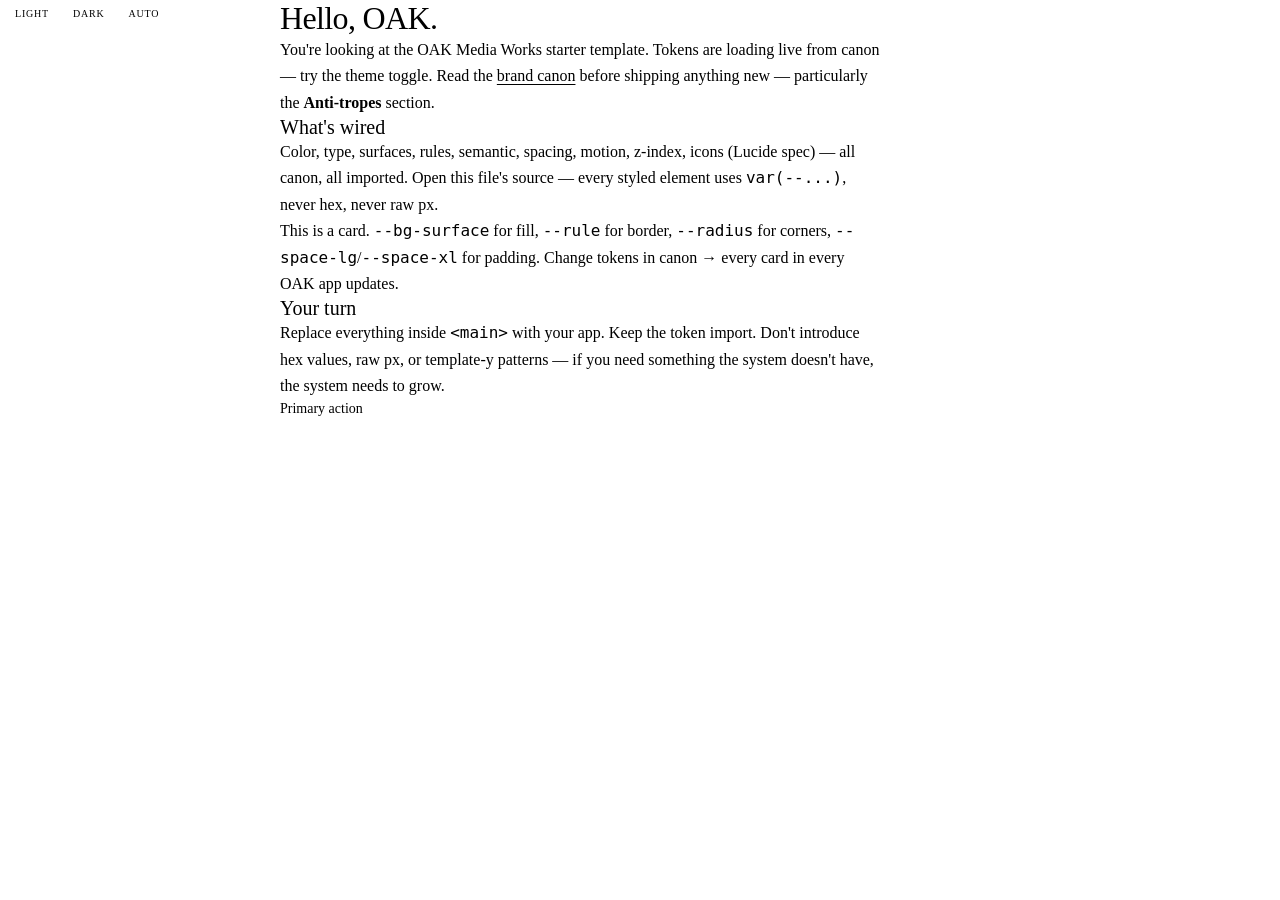
<file: oak-starter.html>
<!doctype html>
<!--
  OAK app · starter template
  ---------------------------
  Copy this file as the starting point for any new OAK Media Works app.
  Keep oak-tokens.css imported from canon — never fork the values into
  your app. If you need a color the system doesn't have, file an issue
  against github.com/OAKMEDIAWORKS/oakmediaworks-site rather than
  inventing one.

  What this gives you:
    · Canon tokens loaded — color, type, surfaces, rules, semantic,
      spacing, motion, z-index, radii, shadows
    · Light/dark/auto theme toggle (data-theme attribute on <html>)
    · Body baseline — Satoshi sans, warm cream/coffee surfaces
    · Working examples of link, button, card
    · Web pack favicons referenced (drop the files in your public/ root)

  Replace everything inside <main> with your app.
  Read the brand canon — including the Anti-tropes section — before
  shipping anything new.

  Drop these files from canon into your public/ root so the icon
  links resolve: oak-mark.svg, favicon.ico, favicon-16x16.png,
  favicon-32x32.png, apple-touch-icon.png, android-chrome-192x192.png,
  android-chrome-512x512.png, site.webmanifest
-->
<html lang="en">
<head>
<meta charset="utf-8">
<meta name="viewport" content="width=device-width, initial-scale=1">
<title>OAK app · starter</title>
<meta name="description" content="Your app description here.">
<meta name="theme-color" content="#4E85DF">

<link rel="icon" type="image/svg+xml" href="/oak-mark.svg">
<link rel="icon" type="image/png" sizes="32x32" href="/favicon-32x32.png">
<link rel="icon" type="image/png" sizes="16x16" href="/favicon-16x16.png">
<link rel="shortcut icon" href="/favicon.ico">
<link rel="apple-touch-icon" sizes="180x180" href="/apple-touch-icon.png">
<link rel="manifest" href="/site.webmanifest">

<!-- Tokens from canon. Single source of truth. -->
<link rel="stylesheet" href="https://oakmediaworks.com/oak-tokens.css">

<style>
/* App-specific layout. Always reach for tokens — no hardcoded hex, no raw px. */
*, *::before, *::after { box-sizing: border-box; }
html, body { margin: 0; padding: 0; }
body { padding: var(--space-xl); }
.wrap { max-width: 720px; margin: 0 auto; padding: var(--space-4xl) 0 var(--space-3xl); }

h1 { font-size: 32px; font-weight: 500; letter-spacing: -0.02em; line-height: 1.15; margin: 0 0 var(--space-lg); }
h2 { font-size: 20px; font-weight: 500; margin: var(--space-2xl) 0 var(--space-md); }
p  { font-size: 16px; line-height: 1.65; color: var(--text-2); margin: 0 0 var(--space-lg); max-width: 600px; }

/* Body links — --accent-deep on cream for AA, --accent on dark coffee. */
a {
  color: var(--accent-deep);
  text-decoration: underline;
  text-underline-offset: 3px;
  text-decoration-thickness: 1px;
  transition: color var(--motion-fast) var(--ease-standard);
}
[data-theme="dark"] a, :root:not([data-theme="light"]) a { color: var(--accent); }
@media (prefers-color-scheme: dark) {
  :root:not([data-theme="light"]) a { color: var(--accent); }
}

/* Primary button — fill = --accent, label = --accent-on. */
.btn {
  background: var(--accent);
  color: var(--accent-on);
  border: 1px solid var(--accent);
  padding: var(--space-md) var(--space-lg);
  border-radius: var(--radius);
  font-family: var(--font-sans);
  font-weight: 500;
  font-size: 14px;
  cursor: pointer;
  transition: background var(--motion-fast) var(--ease-standard),
              border-color var(--motion-fast) var(--ease-standard);
}
.btn:hover { background: var(--accent-hover); border-color: var(--accent-hover); }

/* Card — surface, rule, radius, all from canon. */
.card {
  background: var(--bg-surface);
  border: 1px solid var(--rule);
  border-radius: var(--radius);
  padding: var(--space-lg) var(--space-xl);
  margin: var(--space-xl) 0;
  color: var(--text-1);
}
.card p { color: var(--text-1); margin: 0; }

/* Theme toggle — pinned top-right. Optional; remove if your app
   handles theming elsewhere. data-theme on <html> is what matters. */
.theme-toggle {
  position: fixed; top: var(--space-lg); right: var(--space-lg);
  display: inline-flex; padding: 3px;
  border: 1px solid var(--rule); border-radius: 999px;
  background: var(--bg-canvas);
  z-index: var(--z-fixed);
}
.theme-toggle button {
  background: transparent; border: 0;
  padding: 5px 12px; border-radius: 999px;
  font-family: var(--font-mono); font-size: 10px;
  color: var(--text-2); cursor: pointer;
  text-transform: uppercase; letter-spacing: 0.08em;
  transition: background var(--motion-fast) var(--ease-standard),
              color var(--motion-fast) var(--ease-standard);
}
.theme-toggle button[aria-pressed="true"] { background: var(--accent); color: var(--accent-on); }
</style>
</head>
<body>

<div class="theme-toggle" role="group" aria-label="Theme">
  <button data-mode="light" aria-pressed="false">Light</button>
  <button data-mode="dark" aria-pressed="false">Dark</button>
  <button data-mode="auto" aria-pressed="true">Auto</button>
</div>

<main class="wrap">

  <h1>Hello, OAK.</h1>

  <p>You're looking at the OAK Media Works starter template. Tokens are loading live from canon — try the theme toggle. Read the <a href="https://oakmediaworks.com/oak-brand-guide.html">brand canon</a> before shipping anything new — particularly the <strong>Anti-tropes</strong> section.</p>

  <h2>What's wired</h2>
  <p>Color, type, surfaces, rules, semantic, spacing, motion, z-index, icons (Lucide spec) — all canon, all imported. Open this file's source — every styled element uses <code>var(--...)</code>, never hex, never raw px.</p>

  <div class="card">
    <p>This is a card. <code>--bg-surface</code> for fill, <code>--rule</code> for border, <code>--radius</code> for corners, <code>--space-lg</code>/<code>--space-xl</code> for padding. Change tokens in canon → every card in every OAK app updates.</p>
  </div>

  <h2>Your turn</h2>
  <p>Replace everything inside <code>&lt;main&gt;</code> with your app. Keep the token import. Don't introduce hex values, raw px, or template-y patterns — if you need something the system doesn't have, the system needs to grow.</p>

  <button class="btn">Primary action</button>

</main>

<script>
(function() {
  var root = document.documentElement;
  var buttons = document.querySelectorAll('.theme-toggle button');
  function apply(mode) {
    if (mode === 'auto') root.removeAttribute('data-theme');
    else root.setAttribute('data-theme', mode);
    buttons.forEach(function(b) {
      b.setAttribute('aria-pressed', b.dataset.mode === mode ? 'true' : 'false');
    });
  }
  buttons.forEach(function(b) {
    b.addEventListener('click', function() { apply(b.dataset.mode); });
  });
})();
</script>

</body>
</html>
</file>
<file: oak-tokens.css>
/* ──────────────────────────────────────────────────────────────
   OAK Media Works — design tokens
   Dual-mode (light default, dark override) + manual theme switch.
   Drop into your global CSS. Apply [data-theme="dark"] on <html>
   or <body> to opt-in to dark; remove for light.
   ────────────────────────────────────────────────────────────── */

:root {
  /* ── Type ───────────────────────────────────────────────── */
  --font-sans:  "Satoshi", ui-sans-serif, -apple-system, BlinkMacSystemFont,
                "Segoe UI", Roboto, sans-serif;
  --font-mono:  "JetBrains Mono", ui-monospace, "SFMono-Regular", Menlo,
                Consolas, monospace;

  /* ── Brand anchor (mode-independent identity) ───────────── */
  --brand-truckee: #4E85DF;   /* canonical Truckee Blue — anchor color */

  /* ── Surfaces — LIGHT (default) ─────────────────────────── */
  --bg-canvas:  #F2EBE0;    /* warm cream paper — base background */
  --bg-surface: #F8F2E8;    /* cards, elevated panels, modals */
  --bg-well:    #E8DFCC;    /* deeper recess — wells, code blocks */
  --bg-hover:   #ECE4D2;    /* hover state on neutral surfaces */

  /* ── Text — LIGHT ───────────────────────────────────────── */
  --text-1:     #1A1612;    /* primary — headlines, body */
  --text-2:     #4F463C;    /* secondary — supporting copy */
  --text-3:     #8A8278;    /* tertiary — metadata, captions */
  --text-disabled: #BFB7A8;

  /* ── Rules / borders — LIGHT ───────────────────────────── */
  /* WCAG 1.4.11 non-text contrast (3:1 min) on cream canvas.
     Warm coffee tones — no grays — to keep the surface pleasant. */
  --rule:        #8C7B5C;   /* default divider — 3.5:1 on cream */
  --rule-strong: #6B5A40;   /* emphasized divider — 5.6:1 on cream */

  /* ── Accent (Truckee Blue tier) — LIGHT ────────────────── */
  /* Canonical Truckee Blue on cream lands at ~3.1:1 (AA Large only).
     For body links / small text needing AA normal, use
     --accent-deep (~4.6:1). Use --accent for fills, focus,
     emphasis chrome where size is generous. */
  --accent:        #4E85DF;  /* primary actions, links, focus */
  --accent-hover:  #6E9CE8;  /* hover */
  --accent-deep:   #2E66C7;  /* emphasis fills, deep brand chrome, AA-safe links */
  --accent-soft:   #E6EDF9;  /* selected/hover wash on neutral bg */
  --accent-on:     #FFFFFF;  /* text/icon color on accent fills */

  /* ── Semantic — LIGHT ──────────────────────────────────── */
  --success:  #177D4D;
  --warning:  #B5640A;
  --error:    #A8201F;
  --success-soft: #DCEFE2;
  --warning-soft: #F6E6CC;
  --error-soft:   #F4D9D7;

  /* ── Numerals helper ───────────────────────────────────── */
  /* Apply font-variant-numeric: var(--num-tabular) to any
     numeric column / dollar amount / score for aligned figures. */
  --num-tabular: tabular-nums;

  /* ── Radii / elevation ─────────────────────────────────── */
  --radius-sm: 6px;
  --radius:    10px;
  --radius-lg: 14px;
  --shadow-1:  0 1px 2px rgba(26, 22, 18, 0.06);
  --shadow-2:  0 4px 16px rgba(26, 22, 18, 0.08);

  /* ── Spacing — 4px base ────────────────────────────────── */
  /* Use these tokens for any margin, padding, or gap.
     No raw px values in product CSS. */
  --space-xs:   4px;   /* component-internal — icon/text gap */
  --space-sm:   8px;   /* tight clusters */
  --space-md:   12px;  /* default cluster gap */
  --space-lg:   16px;  /* card padding, form rows */
  --space-xl:   24px;  /* section-internal gaps */
  --space-2xl:  32px;  /* between sections */
  --space-3xl:  48px;  /* page-level breathing room */
  --space-4xl:  64px;  /* hero, major breaks */

  /* ── Motion ────────────────────────────────────────────── */
  /* Animate state changes — hover, focus, active, expand/collapse.
     Don't animate scroll. Always respect prefers-reduced-motion. */
  --motion-fast:    120ms;  /* hover / active / tap states */
  --motion-base:    200ms;  /* default — most transitions */
  --motion-slow:    320ms;  /* modal/sheet entry, accordion */
  --motion-slower:  500ms;  /* page transitions, hero motion */

  --ease-standard:    cubic-bezier(0.2, 0, 0, 1);      /* default */
  --ease-decelerate:  cubic-bezier(0, 0, 0, 1);        /* entering UI */
  --ease-accelerate:  cubic-bezier(0.3, 0, 1, 1);      /* exiting UI */
  --ease-emphasized:  cubic-bezier(0.05, 0.7, 0.1, 1); /* expressive moments */

  /* ── Z-index ladder ────────────────────────────────────── */
  /* Use these tokens for any positioned element.
     No raw z-index integers in product CSS. */
  --z-base:           0;
  --z-raised:         10;    /* sticky-within-scroll-container */
  --z-dropdown:       100;
  --z-sticky:         200;
  --z-fixed:          300;   /* page-level fixed nav */
  --z-modal-backdrop: 400;
  --z-modal:          500;
  --z-popover:        600;
  --z-tooltip:        700;
  --z-toast:          800;   /* always on top */

  /* ── Print equivalents ────────────────────────────────── */
  /* CSS variables are RGB. For print, use these mathematical
     CMYK conversions. Pantone matches must be verified against
     a physical Color Bridge guide before any large run.
       Truckee Blue       #4E85DF  →  CMYK 65/40/0/13   ·  Pantone 660 C
       Truckee Blue Deep  #2E66C7  →  CMYK 77/49/0/22   ·  Pantone 2728 C
       Cream Paper        #F2EBE0  →  CMYK 0/3/8/5      ·  or uncoated cream stock
       Coffee Dark        #161311  →  CMYK 0/30/30/100  (warm rich black)
     For brand-critical pieces (cards, signage), prefer Pantone
     spot over process CMYK — process can't fully reproduce the
     vibrancy of Truckee Blue in the cyan-blue range. */
}

/* ──────────────────────────────────────────────────────────────
   DARK mode — explicit opt-in via [data-theme="dark"]
   ────────────────────────────────────────────────────────────── */
[data-theme="dark"] {
  /* ── Surfaces ──────────────────────────────────────────── */
  --bg-canvas:  #161311;    /* warm coffee-dark — NOT pure black */
  --bg-surface: #1E1A16;    /* cards, elevated panels */
  --bg-well:    #0E0C0A;    /* recessed surfaces */
  --bg-hover:   #25201B;

  /* ── Text ──────────────────────────────────────────────── */
  --text-1:     #F2EBE0;    /* primary — mirror of cream paper */
  --text-2:     #A8A095;
  --text-3:     #6E665C;
  --text-disabled: #4A433D;

  /* ── Rules ─────────────────────────────────────────────── */
  /* WCAG 1.4.11 non-text contrast (3:1 min) on coffee-dark canvas.
     Warm beige/coffee — no grays — mirrors the light tier. */
  --rule:        #7B6A4F;   /* default divider — 3.6:1 on coffee-dark */
  --rule-strong: #9C8A6B;   /* emphasized divider — 5.6:1 on coffee-dark */

  /* ── Accent (Truckee Blue tier shifted brighter for dark) ── */
  /* Canonical Truckee Blue #4E85DF works on coffee-dark (~5.1:1) but
     the tier lifts further so links feel crisp. Brand identity is
     preserved in --accent-deep (canonical Truckee Blue) and chart
     fills, while --accent does the readable UI work. */
  --accent:        #6E9CE8;  /* primary actions, links, focus */
  --accent-hover:  #8FB5F0;  /* hover */
  --accent-deep:   #4E85DF;  /* fills behind light text, halos, chart bands */
  --accent-soft:   #1A2440;  /* selected/hover wash on dark surface */
  --accent-on:     #F2EBE0;  /* text/icon color on accent fills */

  /* ── Semantic — DARK ───────────────────────────────────── */
  --success:  #34C77B;
  --warning:  #E89A48;
  --error:    #E15553;
  --success-soft: #18301F;
  --warning-soft: #36241A;
  --error-soft:   #3A1E1D;

  /* ── Elevation tuned for dark ──────────────────────────── */
  --shadow-1: 0 1px 2px rgba(0, 0, 0, 0.4);
  --shadow-2: 0 8px 24px rgba(0, 0, 0, 0.45);
}

/* ──────────────────────────────────────────────────────────────
   System preference fallback — when no explicit theme attribute
   is set, follow the OS. Manual toggle still wins.
   ────────────────────────────────────────────────────────────── */
@media (prefers-color-scheme: dark) {
  :root:not([data-theme="light"]) {
    --bg-canvas:  #161311;
    --bg-surface: #1E1A16;
    --bg-well:    #0E0C0A;
    --bg-hover:   #25201B;

    --text-1:     #F2EBE0;
    --text-2:     #A8A095;
    --text-3:     #6E665C;
    --text-disabled: #4A433D;

    --rule:        #7B6A4F;
    --rule-strong: #9C8A6B;

    --accent:        #6E9CE8;
    --accent-hover:  #8FB5F0;
    --accent-deep:   #4E85DF;
    --accent-soft:   #1A2440;
    --accent-on:     #F2EBE0;

    --success:  #34C77B;
    --warning:  #E89A48;
    --error:    #E15553;
    --success-soft: #18301F;
    --warning-soft: #36241A;
    --error-soft:   #3A1E1D;

    --shadow-1: 0 1px 2px rgba(0, 0, 0, 0.4);
    --shadow-2: 0 8px 24px rgba(0, 0, 0, 0.45);
  }
}

/* ──────────────────────────────────────────────────────────────
   Reduced motion — always respect user preference
   ────────────────────────────────────────────────────────────── */
@media (prefers-reduced-motion: reduce) {
  *, *::before, *::after {
    transition-duration: 0.01ms !important;
    animation-duration: 0.01ms !important;
    animation-iteration-count: 1 !important;
    scroll-behavior: auto !important;
  }
}

/* ──────────────────────────────────────────────────────────────
   Body baseline — drop into your global stylesheet
   ────────────────────────────────────────────────────────────── */
html, body {
  background: var(--bg-canvas);
  color: var(--text-1);
  font-family: var(--font-sans);
  -webkit-font-smoothing: antialiased;
  text-rendering: optimizeLegibility;
}

/* Apply tabular numerals globally to numeric containers
   (cells, dollar amounts, scores, counts, timestamps).
   Right-justified so decimals stack across rows. */
.num,
[data-num],
table td.num,
.tabular {
  font-family: var(--font-mono);
  font-variant-numeric: var(--num-tabular);
  letter-spacing: -0.01em;
  text-align: right;
}

/* Truckee Blue identity — example application */
a, .link {
  color: var(--accent);
  text-decoration: underline;
  text-underline-offset: 3px;
  text-decoration-thickness: 1px;
  text-decoration-color: currentColor;
  transition: color var(--motion-fast) var(--ease-standard);
}
a:hover { color: var(--accent-hover); }

.btn-primary {
  background: var(--accent);
  color: var(--accent-on);
  border: 1px solid var(--accent);
  padding: var(--space-md) var(--space-lg);
  border-radius: var(--radius);
  font-family: var(--font-sans);
  font-weight: 500;
  font-size: 14px;
  transition: background var(--motion-fast) var(--ease-standard),
              border-color var(--motion-fast) var(--ease-standard);
}
.btn-primary:hover { background: var(--accent-hover); border-color: var(--accent-hover); }
</file>
